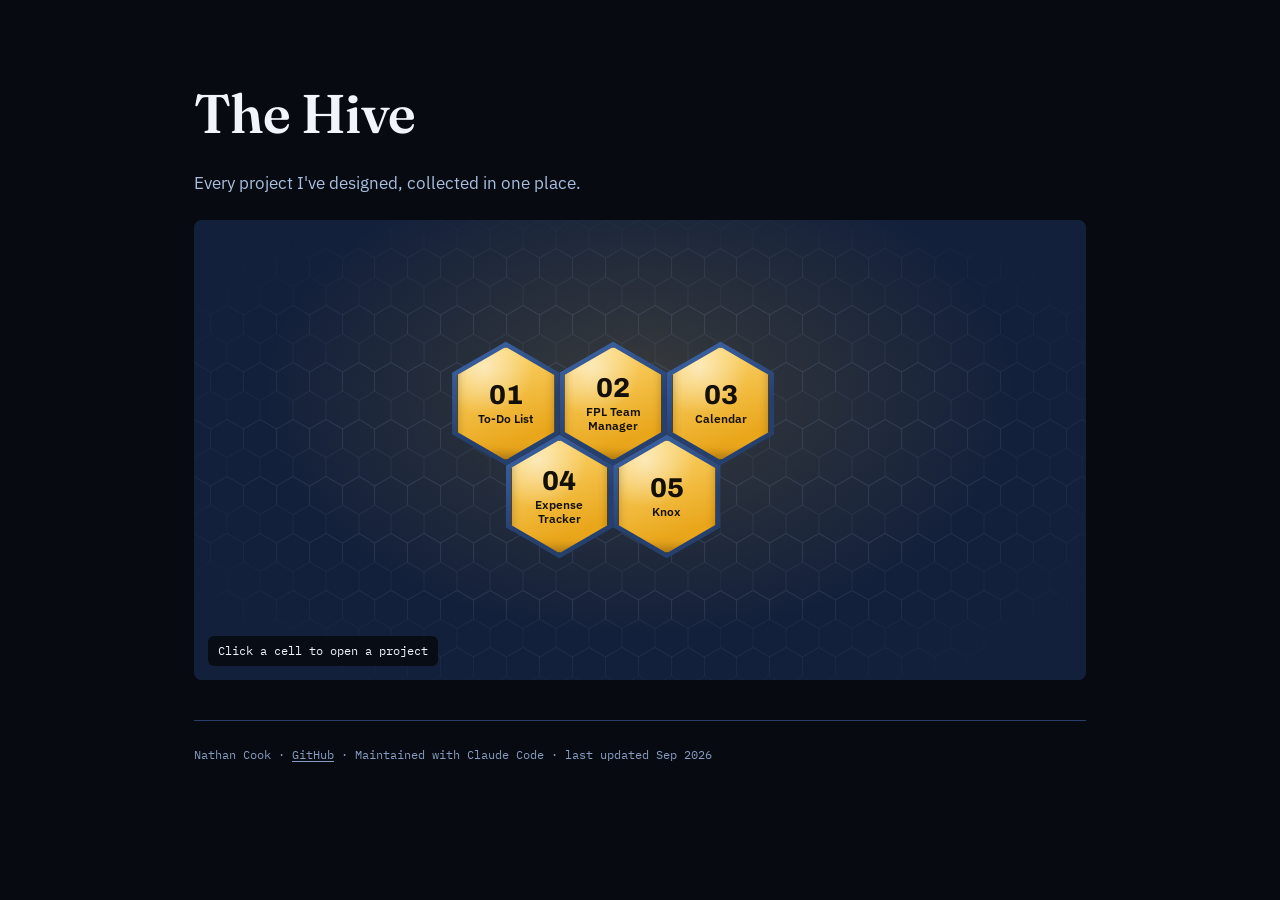
<file: index.html>
<!doctype html>
<html lang="en">
<head>
<meta charset="utf-8">
<meta name="viewport" content="width=device-width, initial-scale=1">
<title>The Hive</title>
<meta name="description" content="Every project I've designed, collected in one place.">
<link rel="icon" type="image/png" href="favicon.png">
<link rel="apple-touch-icon" href="apple-touch-icon.png">
<meta property="og:type" content="website">
<meta property="og:url" content="https://nathan047.github.io/">
<meta property="og:title" content="The Hive">
<meta property="og:description" content="Every project I've designed, collected in one place.">
<meta property="og:image" content="https://nathan047.github.io/og-image.png">
<meta name="twitter:card" content="summary_large_image">
<meta name="twitter:title" content="The Hive">
<meta name="twitter:description" content="Every project I've designed, collected in one place.">
<meta name="twitter:image" content="https://nathan047.github.io/og-image.png">
<link rel="preconnect" href="https://fonts.gstatic.com" crossorigin>
<link rel="stylesheet" href="https://fonts.googleapis.com/css2?family=Archivo:wght@400;800&family=Fraunces:opsz,wght@9..144,500;9..144,600;9..144,700&family=IBM+Plex+Sans:wght@400;500;600&family=IBM+Plex+Mono:wght@400;500&display=swap">
<link rel="stylesheet" href="hive.css">
<style>
  :root {
    /* Hive Signal palette: black ground, blue structure, yellow action --
       matched to hive.png's own blue/yellow/black illustration so the rest
       of the site reads as part of the same world as the landing artwork. */
    --paper: #070A10;
    --surface: #101B33;
    --surface-2: #17284A;
    --ink: #F1F5FB;
    --ink-soft: #A9BEDE;
    --ink-faint: #869CC0;
    --line: #26406E;
    --accent: #FFC93C;
    --accent-2: #4D8DFF;
    --on-accent: #070A10;
    --sky: #3eadf7; /* matches hive.png's sky color exactly -- do not change */
    --status-shipped: #4D8DFF;
    --status-shipped-bg: #10203F;
    --status-progress: #FFC93C;
    --status-progress-bg: #2A2208;
    --status-archived: #869CC0;
    --status-archived-bg: #16203A;
  }

  * { box-sizing: border-box; }

  @media (prefers-reduced-motion: reduce) {
    * { transition: none !important; }
  }

  html, body { margin: 0; padding: 0; }

  body {
    background: var(--paper);
    color: var(--ink);
    font-family: "IBM Plex Sans", system-ui, -apple-system, sans-serif;
    line-height: 1.55;
  }

  .page {
    max-width: 940px;
    margin: 0 auto;
    padding: 4.5rem 1.5rem 4rem;
  }

  .hero {
    margin-bottom: 1.5rem;
  }

  h1 {
    margin: 0 0 0.85rem;
    font-family: "Fraunces", Georgia, serif;
    font-optical-sizing: auto;
    font-weight: 600;
    font-size: clamp(2.6rem, 5vw, 3.4rem);
    letter-spacing: -0.01em;
    text-wrap: balance;
    color: var(--ink);
  }

  .tagline {
    margin: 0;
    max-width: 46ch;
    font-size: 1.05rem;
    color: var(--ink-soft);
    text-wrap: pretty;
  }

  footer {
    margin-top: 2.5rem;
    padding-top: 1.5rem;
    border-top: 1px solid var(--line);
    font-family: "IBM Plex Mono", monospace;
    font-size: 0.78rem;
    color: var(--ink-faint);
  }

  footer a {
    color: var(--ink-faint);
    text-decoration: underline;
    text-underline-offset: 2px;
  }

  footer a:hover,
  footer a:focus-visible {
    color: var(--accent);
  }
</style>
</head>
<body>
<div class="page">
  <header class="hero">
    <h1>The Hive</h1>
    <p class="tagline">Every project I've designed, collected in one place.</p>
  </header>

  <p class="hive-alt-hint">The illustration below is just for show — every project is listed under "All projects" further down the page.</p>

  <div class="hive-scene" id="hive-scene">
    <div class="hive-landing" id="hive-landing" aria-hidden="true">
      <img src="hive.png" alt="An illustrated beehive with bees flying around it">
    </div>
    <div class="hive-interior" id="hive-interior"></div>
    <p class="hive-hint" id="hive-hint">Click a cell to open a project</p>
    <div class="hive-readout" id="hive-readout">
      <div class="hive-readout-n" id="hive-readout-n"></div>
      <div class="hive-readout-t" id="hive-readout-t"></div>
    </div>
    <div class="hive-live-region" id="hive-live" aria-live="polite"></div>
  </div>

  <div class="hive-modal-backdrop" id="hive-modal-backdrop">
    <div class="hive-modal" role="dialog" aria-modal="true" aria-labelledby="hive-modal-title">
      <div class="hive-modal-kicker" id="hive-modal-kicker"></div>
      <h2 class="hive-modal-title" id="hive-modal-title"></h2>
      <p class="hive-modal-body" id="hive-modal-body"></p>
      <div class="hive-modal-tags" id="hive-modal-tags"></div>
      <div class="hive-modal-actions">
        <a class="hive-modal-btn hive-modal-btn-primary" id="hive-modal-link" href="#">Visit project</a>
        <button type="button" class="hive-modal-btn hive-modal-btn-ghost" id="hive-modal-close">Close</button>
      </div>
    </div>
  </div>

  <section class="all-projects" id="all-projects" aria-labelledby="all-projects-heading">
    <h2 id="all-projects-heading">All projects</h2>
    <ul class="project-list">
      <li class="project-list-item">
        <a class="project-list-link" href="/to-do-list/">
          <span class="project-list-num">01</span>
          <span class="project-list-main">
            <span class="project-list-name">To-Do List</span>
            <span class="project-list-status project-list-status--shipped">Shipped</span>
            <span class="project-list-desc">A checklist that saves itself — tasks fade away the moment you tick them off.</span>
          </span>
        </a>
      </li>
      <li class="project-list-item">
        <a class="project-list-link" href="/fpl/">
          <span class="project-list-num">02</span>
          <span class="project-list-main">
            <span class="project-list-name">FPL Team Manager</span>
            <span class="project-list-status project-list-status--shipped">Shipped</span>
            <span class="project-list-desc">A squad builder for my Fantasy Premier League team — real prices and points, with budget and quota rules enforced live.</span>
          </span>
        </a>
      </li>
      <li class="project-list-item">
        <a class="project-list-link" href="/calendar/">
          <span class="project-list-num">03</span>
          <span class="project-list-main">
            <span class="project-list-name">Calendar</span>
            <span class="project-list-status project-list-status--shipped">Shipped</span>
            <span class="project-list-desc">A month at a glance — click a day to leave yourself a note.</span>
          </span>
        </a>
      </li>
      <li class="project-list-item">
        <a class="project-list-link" href="/expense-tracker/">
          <span class="project-list-num">04</span>
          <span class="project-list-main">
            <span class="project-list-name">Expense Tracker</span>
            <span class="project-list-status project-list-status--shipped">Shipped</span>
            <span class="project-list-desc">Every pound accounted for — log a purchase in two taps and see exactly where it went.</span>
          </span>
        </a>
      </li>
      <li class="project-list-item">
        <a class="project-list-link" href="/knox/">
          <span class="project-list-num">05</span>
          <span class="project-list-main">
            <span class="project-list-name">Knox</span>
            <span class="project-list-status project-list-status--shipped">Shipped</span>
            <span class="project-list-desc">My own voice assistant for my phone — talk to it and it runs my to-do list, calendar and expenses, searches the web, and remembers everything in my Obsidian vault.</span>
          </span>
        </a>
      </li>
    </ul>
  </section>

  <footer>
    Nathan Cook · <a href="https://github.com/Nathan047">GitHub</a> · Maintained with Claude Code · last updated Sep 2026
  </footer>
</div>

<script src="hive.js" defer></script>
</body>
</html>
</file>
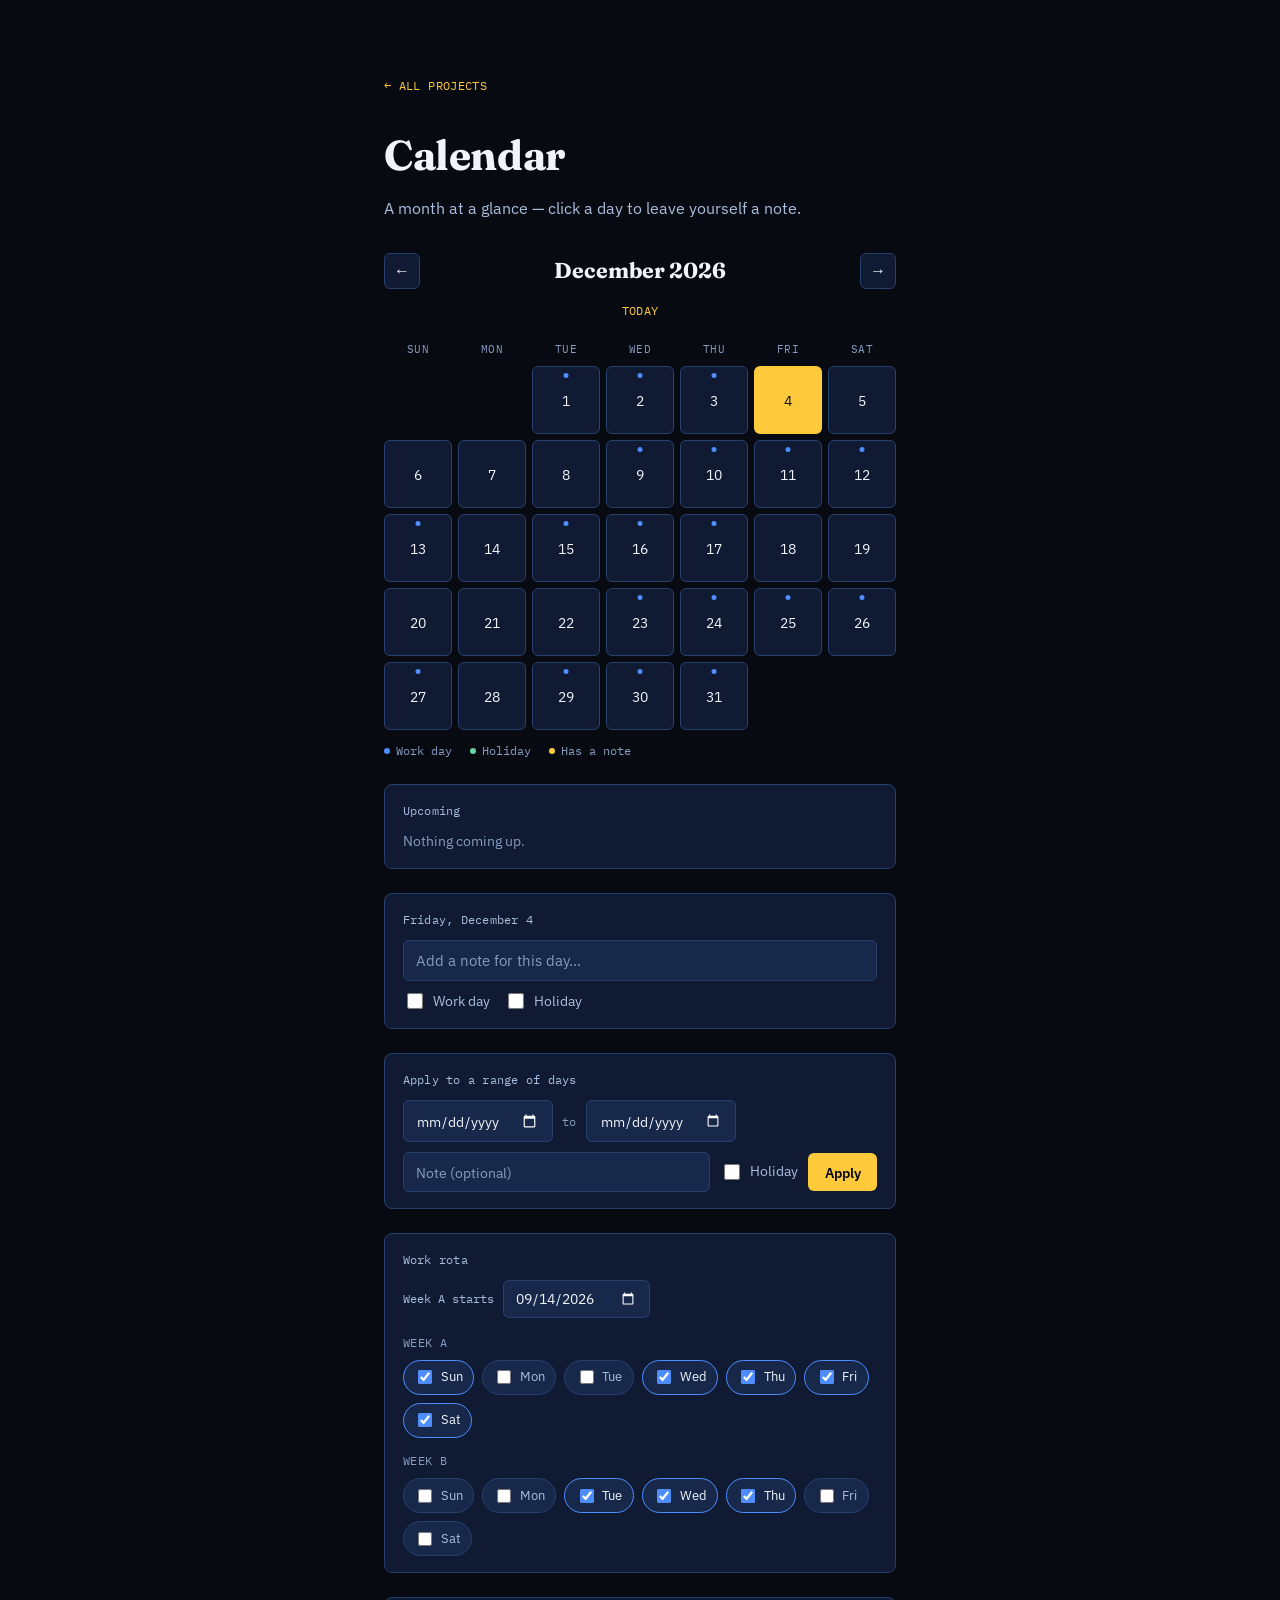
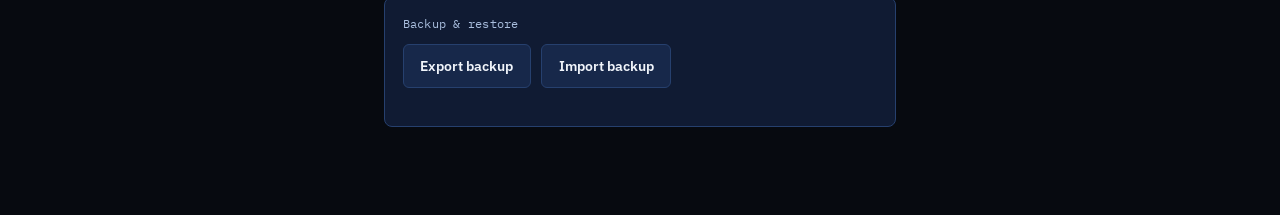
<file: calendar/index.html>
<!doctype html>
<html lang="en">
<head>
<meta charset="utf-8">
<meta name="viewport" content="width=device-width, initial-scale=1">
<title>Calendar</title>
<link rel="preconnect" href="https://fonts.gstatic.com" crossorigin>
<link rel="stylesheet" href="https://fonts.googleapis.com/css2?family=Fraunces:opsz,wght@9..144,600;9..144,700&family=IBM+Plex+Sans:wght@400;500;600&family=IBM+Plex+Mono:wght@400;500&display=swap">
<style>
  :root {
    --paper: #070A10;
    --surface: #101B33;
    --surface-2: #17284A;
    --ink: #F1F5FB;
    --ink-soft: #A9BEDE;
    --ink-faint: #869CC0;
    --line: #26406E;
    --accent: #FFC93C;
    --on-accent: #070A10;
    --bad: #F2796B;
    --work: #4D8DFF;
    --holiday: #63D3A0;
  }

  * { box-sizing: border-box; }

  @media (prefers-reduced-motion: reduce) {
    * { transition: none !important; }
  }

  html, body { margin: 0; padding: 0; }

  body {
    background: var(--paper);
    color: var(--ink);
    font-family: "IBM Plex Sans", system-ui, -apple-system, sans-serif;
    line-height: 1.55;
  }

  .page {
    max-width: 560px;
    margin: 0 auto;
    padding: 4.5rem 1.5rem 4rem;
  }

  .back-link {
    display: inline-flex;
    align-items: center;
    gap: 0.35rem;
    margin-bottom: 1.75rem;
    font-family: "IBM Plex Mono", monospace;
    font-size: 0.78rem;
    letter-spacing: 0.03em;
    text-transform: uppercase;
    color: var(--accent);
    text-decoration: none;
    transition: color 0.15s ease;
  }

  .back-link:hover { text-decoration: underline; }
  .back-link:focus-visible { outline: 2px solid var(--accent); outline-offset: 2px; }

  .hero {
    margin-bottom: 2rem;
  }

  h1 {
    margin: 0 0 0.5rem;
    font-family: "Fraunces", Georgia, serif;
    font-optical-sizing: auto;
    font-weight: 700;
    font-size: 2.6rem;
    letter-spacing: -0.01em;
    text-wrap: balance;
  }

  .tagline {
    margin: 0;
    color: var(--ink-soft);
    font-size: 1rem;
  }

  .cal-nav {
    display: flex;
    align-items: center;
    justify-content: space-between;
    gap: 0.75rem;
    margin-bottom: 0.5rem;
  }

  .cal-nav-btn {
    flex: none;
    width: 2.25rem;
    height: 2.25rem;
    padding: 0;
    background: var(--surface);
    border: 1px solid var(--line);
    border-radius: 6px;
    color: var(--ink);
    font-size: 1rem;
    line-height: 1;
    cursor: pointer;
    transition: border-color 0.15s ease;
  }

  .cal-nav-btn:hover { border-color: var(--accent); }
  .cal-nav-btn:focus-visible { outline: 2px solid var(--accent); outline-offset: 2px; }

  .cal-month-label {
    flex: 1;
    text-align: center;
    font-family: "Fraunces", Georgia, serif;
    font-weight: 700;
    font-size: 1.35rem;
  }

  .cal-today-row {
    text-align: center;
    margin-bottom: 1.25rem;
  }

  .cal-today-btn {
    background: none;
    border: none;
    padding: 0;
    color: var(--accent);
    font-family: "IBM Plex Mono", monospace;
    font-size: 0.78rem;
    letter-spacing: 0.03em;
    text-transform: uppercase;
    cursor: pointer;
  }

  .cal-today-btn:hover { text-decoration: underline; }
  .cal-today-btn:focus-visible { outline: 2px solid var(--accent); outline-offset: 2px; }

  .cal-weekdays,
  .cal-grid {
    display: grid;
    grid-template-columns: repeat(7, 1fr);
    gap: 6px;
  }

  .cal-weekdays {
    margin-bottom: 0.5rem;
    font-family: "IBM Plex Mono", monospace;
    font-size: 0.68rem;
    letter-spacing: 0.05em;
    text-transform: uppercase;
    color: var(--ink-faint);
    text-align: center;
  }

  .cal-grid {
    margin-bottom: 1.5rem;
  }

  .cal-day {
    position: relative;
    aspect-ratio: 1;
    display: flex;
    align-items: center;
    justify-content: center;
    background: var(--surface);
    border: 1px solid var(--line);
    border-radius: 6px;
    color: var(--ink);
    font-family: "IBM Plex Sans", sans-serif;
    font-size: 0.9rem;
    cursor: pointer;
    transition: border-color 0.15s ease, background-color 0.15s ease, color 0.15s ease;
  }

  .cal-day:hover { border-color: var(--accent); }
  .cal-day:focus-visible { outline: 2px solid var(--accent); outline-offset: 2px; }

  .cal-day.is-today { border-color: var(--accent); border-width: 2px; }

  .cal-day.is-selected {
    background: var(--accent);
    border-color: var(--accent);
    color: var(--on-accent);
  }

  .cal-day.is-selected .cal-day-dot,
  .cal-day.is-selected .cal-day-work-dot,
  .cal-day.is-selected .cal-day-holiday-dot { background: var(--on-accent); }

  .cal-day-empty {
    background: none;
    border: none;
    cursor: default;
  }

  /* Up to three markers per cell, each in a fixed spot so they never
     rearrange depending on which combination is present: work-rota at
     top-center, holiday at bottom-left, has-a-note at bottom-right. The
     date number stays the only flex-centered child. */
  .cal-day-work-dot,
  .cal-day-holiday-dot,
  .cal-day-dot {
    position: absolute;
    width: 5px;
    height: 5px;
    border-radius: 50%;
  }

  .cal-day-work-dot {
    top: 6px;
    left: 50%;
    transform: translateX(-50%);
    background: var(--work);
  }

  .cal-day-holiday-dot {
    bottom: 6px;
    left: 8px;
    background: var(--holiday);
  }

  .cal-day-dot {
    bottom: 6px;
    right: 8px;
    background: var(--accent);
  }

  .cal-legend {
    display: flex;
    gap: 1.1rem;
    margin: -0.75rem 0 1.5rem;
    font-family: "IBM Plex Mono", monospace;
    font-size: 0.72rem;
    color: var(--ink-faint);
  }

  .cal-legend-item {
    display: inline-flex;
    align-items: center;
    gap: 0.4rem;
  }

  .cal-legend-dot {
    width: 6px;
    height: 6px;
    border-radius: 50%;
    flex: none;
  }

  .cal-legend-dot--work { background: var(--work); }
  .cal-legend-dot--holiday { background: var(--holiday); }
  .cal-legend-dot--note { background: var(--accent); }

  .cal-note-panel {
    padding: 1rem 1.1rem;
    background: var(--surface);
    border: 1px solid var(--line);
    border-radius: 8px;
    margin-bottom: 1.5rem;
  }

  .cal-note-date {
    margin-bottom: 0.65rem;
    font-family: "IBM Plex Mono", monospace;
    font-size: 0.78rem;
    letter-spacing: 0.02em;
    color: var(--ink-soft);
  }

  .cal-note-row {
    display: flex;
    gap: 0.6rem;
    margin-bottom: 0.6rem;
  }

  #cal-note-input {
    flex: 1;
    min-width: 0;
    padding: 0.6rem 0.8rem;
    background: var(--surface-2);
    border: 1px solid var(--line);
    border-radius: 6px;
    color: var(--ink);
    font-family: "IBM Plex Sans", sans-serif;
    font-size: 0.95rem;
  }

  #cal-note-input::placeholder { color: var(--ink-faint); }
  #cal-note-input:focus-visible { outline: 2px solid var(--accent); outline-offset: 2px; }

  .cal-note-delete {
    background: none;
    border: none;
    padding: 0;
    color: var(--ink-faint);
    font-family: "IBM Plex Mono", monospace;
    font-size: 0.78rem;
    cursor: pointer;
    transition: color 0.15s ease;
  }

  .cal-note-delete:hover { color: var(--bad); }
  .cal-note-delete:focus-visible { outline: 2px solid var(--accent); outline-offset: 2px; }

  .cal-note-extra {
    display: flex;
    flex-wrap: wrap;
    align-items: center;
    justify-content: space-between;
    gap: 0.6rem;
  }

  .cal-note-toggles {
    display: flex;
    flex-wrap: wrap;
    align-items: center;
    gap: 0.9rem;
  }

  .cal-holiday-toggle {
    display: inline-flex;
    align-items: center;
    gap: 0.45rem;
    color: var(--ink-soft);
    font-family: "IBM Plex Sans", sans-serif;
    font-size: 0.85rem;
    cursor: pointer;
  }

  .cal-holiday-toggle input {
    width: 16px;
    height: 16px;
    accent-color: var(--holiday);
    cursor: pointer;
  }

  .cal-holiday-toggle input:focus-visible { outline: 2px solid var(--accent); outline-offset: 2px; }

  .cal-workday-toggle input { accent-color: var(--work); }

  /* Reuses the same muted look as "Delete note", but a swap/reset is not
     destructive the way deleting a note is, so its hover color stays the
     accent rather than the "bad" red. */
  #cal-note-workday-reset:hover { color: var(--accent); }

  .cal-range-panel {
    padding: 1rem 1.1rem;
    background: var(--surface);
    border: 1px solid var(--line);
    border-radius: 8px;
    margin-bottom: 1.5rem;
  }

  .cal-range-title {
    margin-bottom: 0.65rem;
    font-family: "IBM Plex Mono", monospace;
    font-size: 0.78rem;
    letter-spacing: 0.02em;
    color: var(--ink-soft);
  }

  .cal-range-row {
    display: flex;
    flex-wrap: wrap;
    align-items: center;
    gap: 0.6rem;
  }

  .cal-range-row input[type="date"],
  .cal-range-row input[type="text"] {
    padding: 0.6rem 0.8rem;
    background: var(--surface-2);
    border: 1px solid var(--line);
    border-radius: 6px;
    color: var(--ink);
    font-family: "IBM Plex Sans", sans-serif;
    font-size: 0.9rem;
    color-scheme: dark;
  }

  .cal-range-row input[type="text"] {
    flex: 1;
    min-width: 140px;
  }

  .cal-range-row input::placeholder { color: var(--ink-faint); }
  .cal-range-row input:focus-visible { outline: 2px solid var(--accent); outline-offset: 2px; }

  .cal-range-to {
    color: var(--ink-faint);
    font-family: "IBM Plex Mono", monospace;
    font-size: 0.78rem;
  }

  .cal-range-row button {
    flex: none;
    padding: 0.6rem 1.05rem;
    background: var(--accent);
    color: var(--on-accent);
    border: none;
    border-radius: 6px;
    font-family: "IBM Plex Sans", sans-serif;
    font-weight: 600;
    font-size: 0.9rem;
    cursor: pointer;
    transition: filter 0.15s ease;
  }

  .cal-range-row button:hover { filter: brightness(1.08); }
  .cal-range-row button:focus-visible { outline: 2px solid var(--ink); outline-offset: 2px; }

  .cal-upcoming-list {
    list-style: none;
    margin: 0;
    padding: 0;
    display: flex;
    flex-direction: column;
    gap: 0.5rem;
  }

  .cal-upcoming-empty {
    margin: 0;
    color: var(--ink-faint);
    font-size: 0.85rem;
  }

  .cal-upcoming-btn {
    display: flex;
    align-items: center;
    flex-wrap: wrap;
    gap: 0.6rem;
    width: 100%;
    padding: 0.55rem 0.7rem;
    background: var(--surface-2);
    border: 1px solid var(--line);
    border-radius: 6px;
    color: var(--ink);
    font-family: "IBM Plex Sans", sans-serif;
    font-size: 0.88rem;
    text-align: left;
    cursor: pointer;
    transition: border-color 0.15s ease;
  }

  .cal-upcoming-btn:hover { border-color: var(--accent); }
  .cal-upcoming-btn:focus-visible { outline: 2px solid var(--accent); outline-offset: 2px; }

  .cal-upcoming-date {
    flex: none;
    font-family: "IBM Plex Mono", monospace;
    font-size: 0.75rem;
    letter-spacing: 0.03em;
    color: var(--ink-soft);
    min-width: 3.6rem;
  }

  .cal-upcoming-note {
    flex: 1;
    min-width: 0;
    overflow: hidden;
    text-overflow: ellipsis;
    white-space: nowrap;
  }

  .cal-upcoming-tag {
    flex: none;
    padding: 0.15rem 0.5rem;
    border-radius: 999px;
    background: rgba(99, 211, 160, 0.15);
    color: var(--holiday);
    font-family: "IBM Plex Mono", monospace;
    font-size: 0.68rem;
    letter-spacing: 0.03em;
    text-transform: uppercase;
  }

  .cal-rota-row {
    display: flex;
    align-items: center;
    flex-wrap: wrap;
    gap: 0.6rem;
    margin-bottom: 1rem;
  }

  .cal-rota-row label {
    font-family: "IBM Plex Mono", monospace;
    font-size: 0.78rem;
    color: var(--ink-soft);
  }

  .cal-rota-row input[type="date"] {
    padding: 0.5rem 0.7rem;
    background: var(--surface-2);
    border: 1px solid var(--line);
    border-radius: 6px;
    color: var(--ink);
    font-family: "IBM Plex Sans", sans-serif;
    font-size: 0.88rem;
    color-scheme: dark;
  }

  .cal-rota-row input:focus-visible { outline: 2px solid var(--accent); outline-offset: 2px; }

  .cal-rota-week { margin-bottom: 0.9rem; }
  .cal-rota-week:last-child { margin-bottom: 0; }

  .cal-rota-week-label {
    margin-bottom: 0.5rem;
    font-family: "IBM Plex Mono", monospace;
    font-size: 0.72rem;
    letter-spacing: 0.05em;
    text-transform: uppercase;
    color: var(--ink-faint);
  }

  .cal-rota-days {
    display: flex;
    flex-wrap: wrap;
    gap: 0.5rem;
  }

  .cal-rota-day {
    display: inline-flex;
    align-items: center;
    gap: 0.35rem;
    padding: 0.4rem 0.65rem;
    background: var(--surface-2);
    border: 1px solid var(--line);
    border-radius: 999px;
    color: var(--ink-soft);
    font-family: "IBM Plex Sans", sans-serif;
    font-size: 0.82rem;
    cursor: pointer;
    transition: border-color 0.15s ease, color 0.15s ease;
  }

  .cal-rota-day:has(input:checked) {
    border-color: var(--work);
    color: var(--ink);
  }

  .cal-rota-day input {
    width: 14px;
    height: 14px;
    accent-color: var(--work);
    cursor: pointer;
  }

  .cal-rota-day input:focus-visible { outline: 2px solid var(--accent); outline-offset: 2px; }

  .cal-data-row {
    display: flex;
    flex-wrap: wrap;
    gap: 0.6rem;
  }

  .cal-data-btn {
    display: inline-flex;
    align-items: center;
    padding: 0.6rem 1.05rem;
    background: var(--surface-2);
    border: 1px solid var(--line);
    border-radius: 6px;
    color: var(--ink);
    font-family: "IBM Plex Sans", sans-serif;
    font-weight: 600;
    font-size: 0.9rem;
    cursor: pointer;
    transition: border-color 0.15s ease;
  }

  .cal-data-btn:hover { border-color: var(--accent); }
  .cal-data-btn:focus-within { outline: 2px solid var(--accent); outline-offset: 2px; }

  .cal-data-status {
    margin-top: 0.6rem;
    min-height: 1.1em;
    font-family: "IBM Plex Mono", monospace;
    font-size: 0.75rem;
    color: var(--ink-faint);
  }

  #footer {
    font-family: "IBM Plex Mono", monospace;
    font-size: 0.8rem;
    color: var(--ink-faint);
  }
</style>
</head>
<body>
<div class="page">
  <a class="back-link" href="/#all-projects">← All projects</a>
  <header class="hero">
    <h1>Calendar</h1>
    <p class="tagline">A month at a glance — click a day to leave yourself a note.</p>
  </header>

  <div class="cal-nav">
    <button type="button" class="cal-nav-btn" id="cal-prev" aria-label="Previous month">←</button>
    <div class="cal-month-label" id="cal-month-label"></div>
    <button type="button" class="cal-nav-btn" id="cal-next" aria-label="Next month">→</button>
  </div>
  <div class="cal-today-row">
    <button type="button" class="cal-today-btn" id="cal-today">Today</button>
  </div>

  <div class="cal-weekdays">
    <span>Sun</span><span>Mon</span><span>Tue</span><span>Wed</span><span>Thu</span><span>Fri</span><span>Sat</span>
  </div>
  <div class="cal-grid" id="cal-grid-days"></div>
  <div class="cal-legend">
    <span class="cal-legend-item"><span class="cal-legend-dot cal-legend-dot--work" aria-hidden="true"></span>Work day</span>
    <span class="cal-legend-item"><span class="cal-legend-dot cal-legend-dot--holiday" aria-hidden="true"></span>Holiday</span>
    <span class="cal-legend-item"><span class="cal-legend-dot cal-legend-dot--note" aria-hidden="true"></span>Has a note</span>
  </div>

  <div class="cal-range-panel">
    <div class="cal-range-title">Upcoming</div>
    <ul class="cal-upcoming-list" id="cal-upcoming-list"></ul>
  </div>

  <div class="cal-note-panel">
    <div class="cal-note-date" id="cal-note-date"></div>
    <div class="cal-note-row">
      <input type="text" id="cal-note-input" placeholder="Add a note for this day…" autocomplete="off">
    </div>
    <div class="cal-note-extra">
      <div class="cal-note-toggles">
        <label class="cal-holiday-toggle cal-workday-toggle">
          <input type="checkbox" id="cal-note-workday">
          Work day
        </label>
        <label class="cal-holiday-toggle">
          <input type="checkbox" id="cal-note-holiday">
          Holiday
        </label>
        <button type="button" class="cal-note-delete" id="cal-note-workday-reset" hidden>Reset to rota</button>
      </div>
      <button type="button" class="cal-note-delete" id="cal-note-delete" hidden>Delete note</button>
    </div>
  </div>

  <div class="cal-range-panel">
    <div class="cal-range-title">Apply to a range of days</div>
    <form class="cal-range-row" id="cal-range-form" autocomplete="off">
      <input type="date" id="cal-range-start" aria-label="Start date" required>
      <span class="cal-range-to">to</span>
      <input type="date" id="cal-range-end" aria-label="End date" required>
      <input type="text" id="cal-range-note" placeholder="Note (optional)" aria-label="Note text">
      <label class="cal-holiday-toggle">
        <input type="checkbox" id="cal-range-holiday">
        Holiday
      </label>
      <button type="submit">Apply</button>
    </form>
  </div>

  <div class="cal-range-panel">
    <div class="cal-range-title">Work rota</div>
    <div class="cal-rota-row">
      <label for="cal-rota-anchor">Week A starts</label>
      <input type="date" id="cal-rota-anchor">
    </div>
    <div class="cal-rota-week">
      <div class="cal-rota-week-label">Week A</div>
      <div class="cal-rota-days" id="cal-rota-week-a"></div>
    </div>
    <div class="cal-rota-week">
      <div class="cal-rota-week-label">Week B</div>
      <div class="cal-rota-days" id="cal-rota-week-b"></div>
    </div>
  </div>

  <div class="cal-range-panel">
    <div class="cal-range-title">Backup &amp; restore</div>
    <div class="cal-data-row">
      <button type="button" class="cal-data-btn" id="cal-export-btn">Export backup</button>
      <label class="cal-data-btn" for="cal-import-input">
        Import backup
        <input type="file" id="cal-import-input" accept="application/json,.json" hidden>
      </label>
    </div>
    <div class="cal-data-status" id="cal-data-status" aria-live="polite"></div>
  </div>

  <footer id="footer"></footer>
</div>

<script>
  var STORAGE_KEY = 'hive-calendar-notes';
  var HOLIDAY_STORAGE_KEY = 'hive-calendar-holidays';
  var WORK_OVERRIDE_STORAGE_KEY = 'hive-calendar-work-overrides';
  var ROTA_STORAGE_KEY = 'hive-calendar-rota';
  var MONTH_NAMES = ['January', 'February', 'March', 'April', 'May', 'June',
    'July', 'August', 'September', 'October', 'November', 'December'];
  var WEEKDAY_LONG = ['Sunday', 'Monday', 'Tuesday', 'Wednesday', 'Thursday', 'Friday', 'Saturday'];
  var WEEKDAY_SHORT = ['Sun', 'Mon', 'Tue', 'Wed', 'Thu', 'Fri', 'Sat'];

  function loadNotes() {
    try {
      var raw = localStorage.getItem(STORAGE_KEY);
      return raw ? JSON.parse(raw) : {};
    } catch (e) {
      return {};
    }
  }

  function saveNotes() {
    try {
      localStorage.setItem(STORAGE_KEY, JSON.stringify(notes));
    } catch (e) {}
  }

  // Holidays are their own true/false map, separate from freeform notes --
  // a day can be a holiday, have a note, or both, independently.
  function loadHolidays() {
    try {
      var raw = localStorage.getItem(HOLIDAY_STORAGE_KEY);
      return raw ? JSON.parse(raw) : {};
    } catch (e) {
      return {};
    }
  }

  function saveHolidays() {
    try {
      localStorage.setItem(HOLIDAY_STORAGE_KEY, JSON.stringify(holidays));
    } catch (e) {}
  }

  // Rota exceptions: a per-day true/false override for isWorkDay(), so a
  // swapped shift or a one-off day off doesn't require lying via a note.
  // Absent from this map, a day just uses the computed rota (below).
  function loadWorkOverrides() {
    try {
      var raw = localStorage.getItem(WORK_OVERRIDE_STORAGE_KEY);
      return raw ? JSON.parse(raw) : {};
    } catch (e) {
      return {};
    }
  }

  function saveWorkOverrides() {
    try {
      localStorage.setItem(WORK_OVERRIDE_STORAGE_KEY, JSON.stringify(workOverrides));
    } catch (e) {}
  }

  // The work rota itself: a 2-week rotating pattern, editable in the
  // "Work rota" panel rather than hardcoded, so a real schedule change
  // doesn't require editing source. anchorMonday is the Monday that starts
  // "Week A"; weekA/weekB are arrays of weekday numbers (0=Sun..6=Sat).
  var DEFAULT_ROTA = {
    anchorMonday: '2026-09-14', // Monday, Sep 14 2026
    weekA: [3, 4, 5, 6, 0], // Wed, Thu, Fri, Sat, Sun
    weekB: [2, 3, 4]        // Tue, Wed, Thu
  };

  function loadRota() {
    try {
      var raw = localStorage.getItem(ROTA_STORAGE_KEY);
      var parsed = raw ? JSON.parse(raw) : null;
      if (parsed && typeof parsed.anchorMonday === 'string' && Array.isArray(parsed.weekA) && Array.isArray(parsed.weekB)) {
        return parsed;
      }
      return DEFAULT_ROTA;
    } catch (e) {
      return DEFAULT_ROTA;
    }
  }

  function saveRota() {
    try {
      localStorage.setItem(ROTA_STORAGE_KEY, JSON.stringify(rota));
    } catch (e) {}
  }

  var notes = loadNotes();
  var holidays = loadHolidays();
  var workOverrides = loadWorkOverrides();
  var rota = loadRota();
  var today = new Date();

  function utcDayCount(d) {
    return Math.floor(Date.UTC(d.getFullYear(), d.getMonth(), d.getDate()) / 86400000);
  }

  function mondayOf(d) {
    var day = d.getDay(); // 0 = Sun .. 6 = Sat
    var diff = day === 0 ? -6 : 1 - day;
    return new Date(d.getFullYear(), d.getMonth(), d.getDate() + diff);
  }

  function isWorkDay(d) {
    var anchor = mondayOf(parseKey(rota.anchorMonday));
    var weeksSince = Math.floor((utcDayCount(mondayOf(d)) - utcDayCount(anchor)) / 7);
    var weekIndex = ((weeksSince % 2) + 2) % 2; // normalize to 0/1 for negative weeksSince too
    var pattern = weekIndex === 0 ? rota.weekA : rota.weekB;
    return pattern.indexOf(d.getDay()) !== -1;
  }

  // The rota's computed value, unless this specific day has an explicit
  // override on file (a swapped shift, a one-off day off or extra shift).
  function effectiveIsWorkDay(d) {
    var key = dateKey(d);
    return workOverrides.hasOwnProperty(key) ? workOverrides[key] : isWorkDay(d);
  }

  function pad(n) { return n < 10 ? '0' + n : '' + n; }
  function dateKey(d) { return d.getFullYear() + '-' + pad(d.getMonth() + 1) + '-' + pad(d.getDate()); }
  function parseKey(key) {
    var parts = key.split('-');
    return new Date(Number(parts[0]), Number(parts[1]) - 1, Number(parts[2]));
  }
  function formatLong(d) {
    return WEEKDAY_LONG[d.getDay()] + ', ' + MONTH_NAMES[d.getMonth()] + ' ' + d.getDate();
  }

  function escapeHtml(s) {
    return String(s).replace(/&/g, '&amp;').replace(/</g, '&lt;').replace(/>/g, '&gt;').replace(/"/g, '&quot;');
  }

  var viewYear = today.getFullYear();
  var viewMonth = today.getMonth();
  var selectedKey = dateKey(today);

  function buildDayCellHTML(key, day, isToday, isSelected) {
    var hasNote = !!(notes[key] && notes[key].trim());
    var isHoliday = !!holidays[key];
    var isWork = effectiveIsWorkDay(parseKey(key));
    var label = MONTH_NAMES[parseKey(key).getMonth()] + ' ' + day +
      (isWork ? ', work day' : '') + (isHoliday ? ', holiday' : '') + (hasNote ? ', has a note' : '');
    return '<button type="button" class="cal-day' + (isToday ? ' is-today' : '') + (isSelected ? ' is-selected' : '') +
      '" data-key="' + key + '" aria-label="' + label + '" aria-pressed="' + isSelected + '">' +
        (isWork ? '<span class="cal-day-work-dot" aria-hidden="true"></span>' : '') +
        '<span class="cal-day-num">' + day + '</span>' +
        (isHoliday ? '<span class="cal-day-holiday-dot" aria-hidden="true"></span>' : '') +
        (hasNote ? '<span class="cal-day-dot" aria-hidden="true"></span>' : '') +
      '</button>';
  }

  function renderGrid() {
    var first = new Date(viewYear, viewMonth, 1);
    var startOffset = first.getDay();
    var daysInMonth = new Date(viewYear, viewMonth + 1, 0).getDate();
    var todayKey = dateKey(today);
    var cells = [];

    for (var i = 0; i < startOffset; i++) {
      cells.push('<div class="cal-day cal-day-empty" aria-hidden="true"></div>');
    }
    for (var day = 1; day <= daysInMonth; day++) {
      var key = viewYear + '-' + pad(viewMonth + 1) + '-' + pad(day);
      cells.push(buildDayCellHTML(key, day, key === todayKey, key === selectedKey));
    }

    document.getElementById('cal-grid-days').innerHTML = cells.join('');
    document.getElementById('cal-month-label').textContent = MONTH_NAMES[viewMonth] + ' ' + viewYear;
  }

  // Patches a single day cell in place (e.g. after autosaving a note),
  // instead of rebuilding the whole grid and stealing focus/cursor
  // position from the note input the user is still typing in.
  function refreshDayCell(key) {
    var btn = document.querySelector('.cal-day[data-key="' + key + '"]');
    if (!btn) return;
    btn.outerHTML = buildDayCellHTML(key, parseKey(key).getDate(), key === dateKey(today), key === selectedKey);
  }

  function renderNotePanel() {
    var d = parseKey(selectedKey);
    document.getElementById('cal-note-date').textContent =
      formatLong(d) + (effectiveIsWorkDay(d) ? ' · Work day' : '');
    document.getElementById('cal-note-input').value = notes[selectedKey] || '';
    document.getElementById('cal-note-delete').hidden = !notes[selectedKey];
    document.getElementById('cal-note-holiday').checked = !!holidays[selectedKey];
    document.getElementById('cal-note-workday').checked = effectiveIsWorkDay(d);
    document.getElementById('cal-note-workday-reset').hidden = !workOverrides.hasOwnProperty(selectedKey);
  }

  function renderFooter() {
    var count = Object.keys(notes).filter(function (k) { return notes[k] && notes[k].trim(); }).length;
    document.getElementById('footer').textContent = count
      ? (count === 1 ? '1 note saved' : count + ' notes saved')
      : '';
  }

  // Lists the next few upcoming notes/holidays (today onward) so they can
  // be scanned at a glance instead of paging month to month to find them.
  function renderUpcoming() {
    var todayKey = dateKey(today);
    var keys = {};
    Object.keys(notes).forEach(function (k) { if (notes[k] && notes[k].trim()) keys[k] = true; });
    Object.keys(holidays).forEach(function (k) { if (holidays[k]) keys[k] = true; });

    var upcoming = Object.keys(keys).filter(function (k) { return k >= todayKey; }).sort().slice(0, 8);
    var listEl = document.getElementById('cal-upcoming-list');

    if (!upcoming.length) {
      listEl.innerHTML = '<li class="cal-upcoming-empty">Nothing coming up.</li>';
      return;
    }

    listEl.innerHTML = upcoming.map(function (key) {
      var d = parseKey(key);
      var bits = '';
      if (notes[key] && notes[key].trim()) bits += '<span class="cal-upcoming-note">' + escapeHtml(notes[key]) + '</span>';
      if (holidays[key]) bits += '<span class="cal-upcoming-tag">Holiday</span>';
      return '<li><button type="button" class="cal-upcoming-btn" data-key="' + key + '">' +
        '<span class="cal-upcoming-date">' + MONTH_NAMES[d.getMonth()].slice(0, 3) + ' ' + d.getDate() + '</span>' +
        bits +
        '</button></li>';
    }).join('');
  }

  function render() {
    renderGrid();
    renderNotePanel();
    renderFooter();
    renderUpcoming();
  }

  function goToMonth(year, month) {
    viewYear = year;
    viewMonth = month;
    if (viewMonth < 0) { viewMonth = 11; viewYear--; }
    if (viewMonth > 11) { viewMonth = 0; viewYear++; }
    render();
  }

  document.getElementById('cal-prev').addEventListener('click', function () {
    goToMonth(viewYear, viewMonth - 1);
  });
  document.getElementById('cal-next').addEventListener('click', function () {
    goToMonth(viewYear, viewMonth + 1);
  });
  document.getElementById('cal-today').addEventListener('click', function () {
    selectedKey = dateKey(today);
    goToMonth(today.getFullYear(), today.getMonth());
  });

  document.getElementById('cal-grid-days').addEventListener('click', function (e) {
    var btn = e.target.closest('.cal-day[data-key]');
    if (!btn) return;
    selectedKey = btn.dataset.key;
    render();
  });

  document.getElementById('cal-upcoming-list').addEventListener('click', function (e) {
    var btn = e.target.closest('.cal-upcoming-btn');
    if (!btn) return;
    var d = parseKey(btn.dataset.key);
    selectedKey = btn.dataset.key;
    goToMonth(d.getFullYear(), d.getMonth());
  });

  var noteSaveTimer = null;

  function commitNoteInput() {
    var text = document.getElementById('cal-note-input').value.trim();
    if (text) {
      notes[selectedKey] = text;
    } else {
      delete notes[selectedKey];
    }
    saveNotes();
    document.getElementById('cal-note-delete').hidden = !notes[selectedKey];
    refreshDayCell(selectedKey);
    renderFooter();
    renderUpcoming();
  }

  document.getElementById('cal-note-input').addEventListener('input', function () {
    clearTimeout(noteSaveTimer);
    noteSaveTimer = setTimeout(commitNoteInput, 400);
  });

  document.getElementById('cal-note-input').addEventListener('blur', function () {
    clearTimeout(noteSaveTimer);
    commitNoteInput();
  });

  // Flush a pending debounced save if the tab is closed/backgrounded
  // mid-keystroke, so the last few characters typed are never lost.
  window.addEventListener('pagehide', function () {
    clearTimeout(noteSaveTimer);
    commitNoteInput();
  });

  document.getElementById('cal-note-delete').addEventListener('click', function () {
    clearTimeout(noteSaveTimer);
    delete notes[selectedKey];
    saveNotes();
    render();
  });

  document.getElementById('cal-note-holiday').addEventListener('change', function (e) {
    if (e.target.checked) {
      holidays[selectedKey] = true;
    } else {
      delete holidays[selectedKey];
    }
    saveHolidays();
    render();
  });

  document.getElementById('cal-note-workday').addEventListener('change', function (e) {
    workOverrides[selectedKey] = e.target.checked;
    saveWorkOverrides();
    render();
  });

  document.getElementById('cal-note-workday-reset').addEventListener('click', function () {
    delete workOverrides[selectedKey];
    saveWorkOverrides();
    render();
  });

  document.getElementById('cal-range-form').addEventListener('submit', function (e) {
    e.preventDefault();
    var startInput = document.getElementById('cal-range-start');
    var endInput = document.getElementById('cal-range-end');
    var text = document.getElementById('cal-range-note').value.trim();
    var holidayCheck = document.getElementById('cal-range-holiday');
    var markHoliday = holidayCheck.checked;
    if (!startInput.value || !endInput.value || (!text && !markHoliday)) return;

    // <input type="date">'s value is always "YYYY-MM-DD", the same shape
    // as our own dateKey()s, so it can be parsed with parseKey() directly.
    var start = parseKey(startInput.value);
    var end = parseKey(endInput.value);
    if (start > end) { var tmp = start; start = end; end = tmp; }

    var cursor = new Date(start);
    while (cursor <= end) {
      var key = dateKey(cursor);
      if (text) notes[key] = text;
      if (markHoliday) holidays[key] = true;
      cursor.setDate(cursor.getDate() + 1);
    }
    saveNotes();
    saveHolidays();

    selectedKey = dateKey(start);
    goToMonth(start.getFullYear(), start.getMonth());
    e.target.reset();
  });

  function renderRotaCheckboxes(containerId, pattern) {
    var html = '';
    for (var i = 0; i < 7; i++) {
      html += '<label class="cal-rota-day"><input type="checkbox" data-day="' + i + '"' +
        (pattern.indexOf(i) !== -1 ? ' checked' : '') + '>' + WEEKDAY_SHORT[i] + '</label>';
    }
    document.getElementById(containerId).innerHTML = html;
  }

  function renderRota() {
    document.getElementById('cal-rota-anchor').value = rota.anchorMonday;
    renderRotaCheckboxes('cal-rota-week-a', rota.weekA);
    renderRotaCheckboxes('cal-rota-week-b', rota.weekB);
  }

  function updateRotaWeek(weekKey, day, checked) {
    var set = rota[weekKey].slice();
    var idx = set.indexOf(day);
    if (checked && idx === -1) set.push(day);
    if (!checked && idx !== -1) set.splice(idx, 1);
    rota[weekKey] = set;
    saveRota();
    render();
  }

  document.getElementById('cal-rota-week-a').addEventListener('change', function (e) {
    var cb = e.target.closest('input[type="checkbox"]');
    if (!cb) return;
    updateRotaWeek('weekA', Number(cb.dataset.day), cb.checked);
  });

  document.getElementById('cal-rota-week-b').addEventListener('change', function (e) {
    var cb = e.target.closest('input[type="checkbox"]');
    if (!cb) return;
    updateRotaWeek('weekB', Number(cb.dataset.day), cb.checked);
  });

  document.getElementById('cal-rota-anchor').addEventListener('change', function (e) {
    if (!e.target.value) return;
    rota.anchorMonday = dateKey(mondayOf(parseKey(e.target.value)));
    e.target.value = rota.anchorMonday; // snap the shown date to that week's Monday
    saveRota();
    render();
  });

  renderRota();

  function asObject(v) {
    return (v && typeof v === 'object' && !Array.isArray(v)) ? v : {};
  }

  document.getElementById('cal-export-btn').addEventListener('click', function () {
    var payload = { notes: notes, holidays: holidays, workOverrides: workOverrides, rota: rota };
    var blob = new Blob([JSON.stringify(payload, null, 2)], { type: 'application/json' });
    var url = URL.createObjectURL(blob);
    var a = document.createElement('a');
    a.href = url;
    a.download = 'hive-calendar-backup-' + dateKey(today) + '.json';
    document.body.appendChild(a);
    a.click();
    a.remove();
    URL.revokeObjectURL(url);
    document.getElementById('cal-data-status').textContent = 'Backup downloaded.';
  });

  document.getElementById('cal-import-input').addEventListener('change', function (e) {
    var file = e.target.files[0];
    var statusEl = document.getElementById('cal-data-status');
    if (!file) return;

    var reader = new FileReader();
    reader.onload = function () {
      try {
        var data = JSON.parse(reader.result);
        var importedNotes = asObject(data.notes);
        var importedHolidays = asObject(data.holidays);
        var importedOverrides = asObject(data.workOverrides);
        var importedRota = (data.rota && typeof data.rota === 'object' &&
          typeof data.rota.anchorMonday === 'string' &&
          Array.isArray(data.rota.weekA) && Array.isArray(data.rota.weekB)) ? data.rota : null;
        var rotaChanged = importedRota && JSON.stringify(importedRota) !== JSON.stringify(rota);
        var noteCount = Object.keys(importedNotes).length;
        var holidayCount = Object.keys(importedHolidays).length;
        var overrideCount = Object.keys(importedOverrides).length;

        if (!noteCount && !holidayCount && !overrideCount && !importedRota) {
          statusEl.textContent = "That file didn't contain any calendar data.";
          return;
        }

        // Merge rather than replace, so importing a backup never wipes out
        // data already saved on this device -- only adds to or overwrites
        // matching days. But an overwrite is still a real loss for any day
        // that already had something saved, so confirm it first instead of
        // merging silently.
        var overwriteNotes = Object.keys(importedNotes).filter(function (k) { return notes.hasOwnProperty(k); });
        var overwriteHolidays = Object.keys(importedHolidays).filter(function (k) { return holidays.hasOwnProperty(k); });
        var overwriteOverrides = Object.keys(importedOverrides).filter(function (k) { return workOverrides.hasOwnProperty(k); });
        var overwriteParts = [];
        if (overwriteNotes.length) overwriteParts.push(overwriteNotes.length + ' note' + (overwriteNotes.length === 1 ? '' : 's'));
        if (overwriteHolidays.length) overwriteParts.push(overwriteHolidays.length + ' holiday' + (overwriteHolidays.length === 1 ? '' : 's'));
        if (overwriteOverrides.length) overwriteParts.push(overwriteOverrides.length + ' work override' + (overwriteOverrides.length === 1 ? '' : 's'));
        if (rotaChanged) overwriteParts.push('your work rota settings');

        if (overwriteParts.length) {
          var proceed = window.confirm(
            'This backup will overwrite ' + overwriteParts.join(', ') + ' already saved on this device. Continue?'
          );
          if (!proceed) {
            statusEl.textContent = 'Import cancelled — nothing was changed.';
            e.target.value = '';
            return;
          }
        }

        Object.assign(notes, importedNotes);
        Object.assign(holidays, importedHolidays);
        Object.assign(workOverrides, importedOverrides);
        saveNotes();
        saveHolidays();
        saveWorkOverrides();
        if (importedRota) {
          rota = importedRota;
          saveRota();
          renderRota();
        }
        render();
        var summary = 'Imported ' + noteCount + ' note' + (noteCount === 1 ? '' : 's') +
          ', ' + holidayCount + ' holiday' + (holidayCount === 1 ? '' : 's') +
          ', ' + overrideCount + ' work override' + (overrideCount === 1 ? '' : 's') + '.';
        if (importedRota) summary += ' Rota settings updated.';
        statusEl.textContent = summary;
      } catch (err) {
        statusEl.textContent = "Couldn't read that file — is it a Hive Calendar backup?";
      }
      e.target.value = '';
    };
    reader.readAsText(file);
  });

  render();
</script>
</body>
</html>
</file>
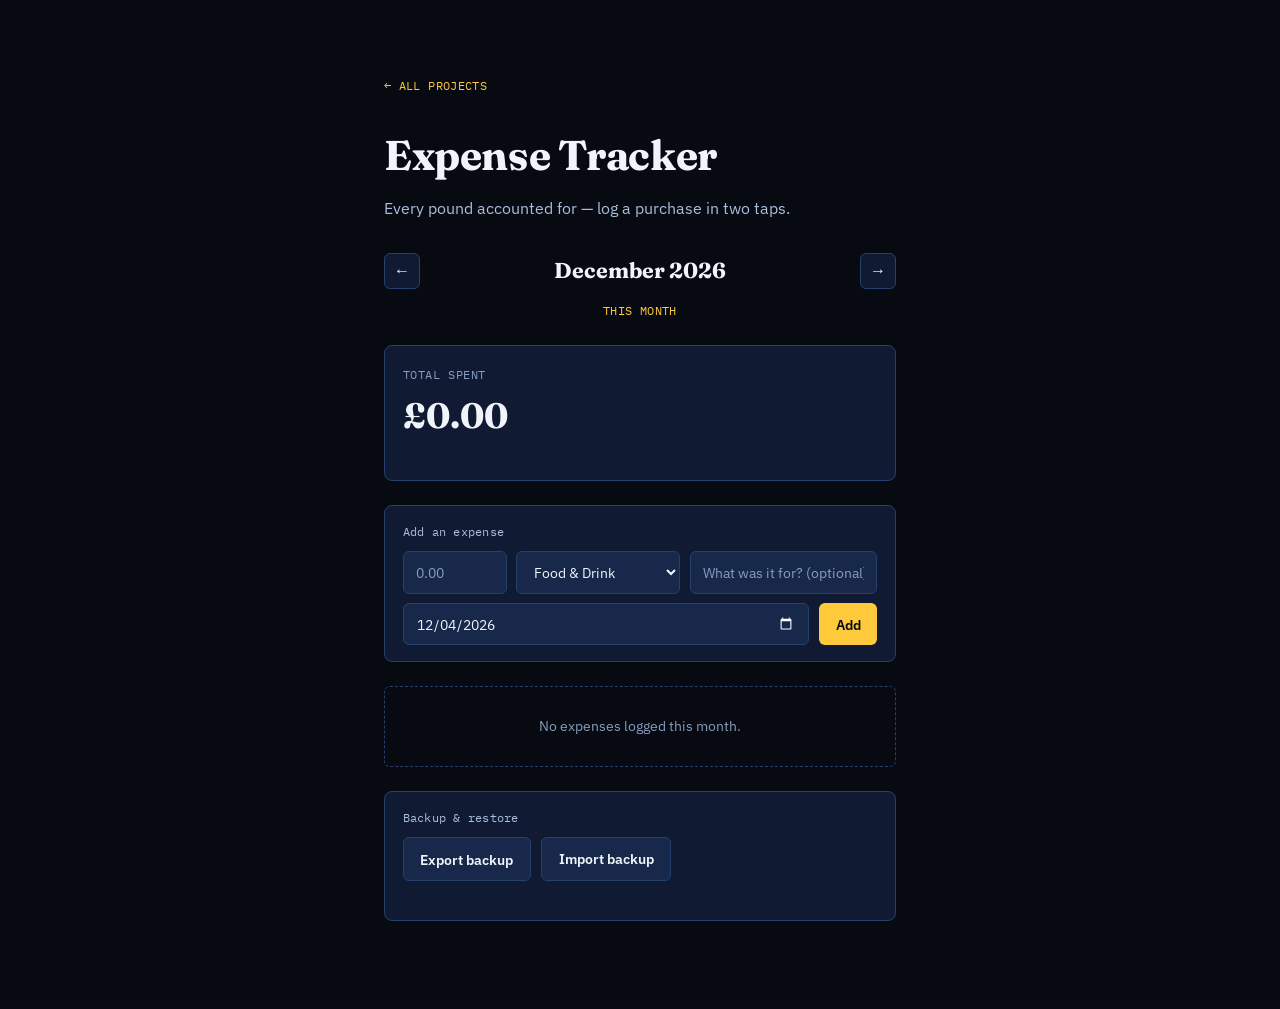
<file: expense-tracker/index.html>
<!doctype html>
<html lang="en">
<head>
<meta charset="utf-8">
<meta name="viewport" content="width=device-width, initial-scale=1">
<title>Expense Tracker</title>
<link rel="preconnect" href="https://fonts.gstatic.com" crossorigin>
<link rel="stylesheet" href="https://fonts.googleapis.com/css2?family=Fraunces:opsz,wght@9..144,600;9..144,700&family=IBM+Plex+Sans:wght@400;500;600&family=IBM+Plex+Mono:wght@400;500&display=swap">
<style>
  :root {
    --paper: #070A10;
    --surface: #101B33;
    --surface-2: #17284A;
    --ink: #F1F5FB;
    --ink-soft: #A9BEDE;
    --ink-faint: #869CC0;
    --line: #26406E;
    --accent: #FFC93C;
    --on-accent: #070A10;
    --bad: #F2796B;
  }

  * { box-sizing: border-box; }

  @media (prefers-reduced-motion: reduce) {
    * { transition: none !important; }
  }

  html, body { margin: 0; padding: 0; }

  body {
    background: var(--paper);
    color: var(--ink);
    font-family: "IBM Plex Sans", system-ui, -apple-system, sans-serif;
    line-height: 1.55;
  }

  .page {
    max-width: 560px;
    margin: 0 auto;
    padding: 4.5rem 1.5rem 4rem;
  }

  .back-link {
    display: inline-flex;
    align-items: center;
    gap: 0.35rem;
    margin-bottom: 1.75rem;
    font-family: "IBM Plex Mono", monospace;
    font-size: 0.78rem;
    letter-spacing: 0.03em;
    text-transform: uppercase;
    color: var(--accent);
    text-decoration: none;
    transition: color 0.15s ease;
  }

  .back-link:hover { text-decoration: underline; }
  .back-link:focus-visible { outline: 2px solid var(--accent); outline-offset: 2px; }

  .hero {
    margin-bottom: 2rem;
  }

  h1 {
    margin: 0 0 0.5rem;
    font-family: "Fraunces", Georgia, serif;
    font-optical-sizing: auto;
    font-weight: 700;
    font-size: 2.6rem;
    letter-spacing: -0.01em;
    text-wrap: balance;
  }

  .tagline {
    margin: 0;
    color: var(--ink-soft);
    font-size: 1rem;
  }

  .exp-nav {
    display: flex;
    align-items: center;
    justify-content: space-between;
    gap: 0.75rem;
    margin-bottom: 0.5rem;
  }

  .exp-nav-btn {
    flex: none;
    width: 2.25rem;
    height: 2.25rem;
    padding: 0;
    background: var(--surface);
    border: 1px solid var(--line);
    border-radius: 6px;
    color: var(--ink);
    font-size: 1rem;
    line-height: 1;
    cursor: pointer;
    transition: border-color 0.15s ease;
  }

  .exp-nav-btn:hover { border-color: var(--accent); }
  .exp-nav-btn:focus-visible { outline: 2px solid var(--accent); outline-offset: 2px; }

  .exp-month-label {
    flex: 1;
    text-align: center;
    font-family: "Fraunces", Georgia, serif;
    font-weight: 700;
    font-size: 1.35rem;
  }

  .exp-today-row {
    text-align: center;
    margin-bottom: 1.5rem;
  }

  .exp-today-btn {
    background: none;
    border: none;
    padding: 0;
    color: var(--accent);
    font-family: "IBM Plex Mono", monospace;
    font-size: 0.78rem;
    letter-spacing: 0.03em;
    text-transform: uppercase;
    cursor: pointer;
  }

  .exp-today-btn:hover { text-decoration: underline; }
  .exp-today-btn:focus-visible { outline: 2px solid var(--accent); outline-offset: 2px; }

  .exp-summary {
    padding: 1.25rem 1.1rem;
    background: var(--surface);
    border: 1px solid var(--line);
    border-radius: 8px;
    margin-bottom: 1.5rem;
  }

  .exp-total-label {
    font-family: "IBM Plex Mono", monospace;
    font-size: 0.72rem;
    letter-spacing: 0.05em;
    text-transform: uppercase;
    color: var(--ink-faint);
  }

  .exp-total-amount {
    margin: 0.3rem 0 1rem;
    font-family: "Fraunces", Georgia, serif;
    font-weight: 700;
    font-size: 2.2rem;
    color: var(--ink);
    font-variant-numeric: tabular-nums;
  }

  .exp-cat-row {
    display: flex;
    align-items: center;
    gap: 0.75rem;
    margin-bottom: 0.5rem;
    font-size: 0.85rem;
  }

  .exp-cat-row:last-child { margin-bottom: 0; }

  .exp-cat-name {
    flex: 0 0 auto;
    width: 8rem;
    color: var(--ink-soft);
    overflow: hidden;
    text-overflow: ellipsis;
    white-space: nowrap;
  }

  .exp-cat-bar-track {
    flex: 1;
    min-width: 0;
    height: 6px;
    background: var(--surface-2);
    border-radius: 999px;
    overflow: hidden;
  }

  .exp-cat-bar-fill {
    display: block;
    height: 100%;
    background: var(--accent);
    border-radius: 999px;
  }

  .exp-cat-amount {
    flex: none;
    min-width: 4rem;
    text-align: right;
    font-family: "IBM Plex Mono", monospace;
    color: var(--ink);
    font-variant-numeric: tabular-nums;
  }

  .exp-form-panel {
    padding: 1rem 1.1rem;
    background: var(--surface);
    border: 1px solid var(--line);
    border-radius: 8px;
    margin-bottom: 1.5rem;
  }

  .exp-form-title {
    margin-bottom: 0.65rem;
    font-family: "IBM Plex Mono", monospace;
    font-size: 0.78rem;
    letter-spacing: 0.02em;
    color: var(--ink-soft);
  }

  .exp-form-row {
    display: flex;
    flex-wrap: wrap;
    gap: 0.6rem;
  }

  .exp-form-row input,
  .exp-form-row select {
    padding: 0.6rem 0.8rem;
    background: var(--surface-2);
    border: 1px solid var(--line);
    border-radius: 6px;
    color: var(--ink);
    font-family: "IBM Plex Sans", sans-serif;
    font-size: 0.9rem;
    color-scheme: dark;
  }

  #exp-amount { flex: 1 1 90px; min-width: 90px; }
  #exp-category { flex: 1 1 150px; min-width: 130px; }
  #exp-note { flex: 2 1 160px; min-width: 140px; }
  #exp-date { flex: 1 1 140px; min-width: 140px; }

  .exp-form-row input::placeholder { color: var(--ink-faint); }
  .exp-form-row input:focus-visible,
  .exp-form-row select:focus-visible { outline: 2px solid var(--accent); outline-offset: 2px; }

  .exp-form-row button {
    flex: none;
    padding: 0.6rem 1.05rem;
    background: var(--accent);
    color: var(--on-accent);
    border: none;
    border-radius: 6px;
    font-family: "IBM Plex Sans", sans-serif;
    font-weight: 600;
    font-size: 0.9rem;
    cursor: pointer;
    transition: filter 0.15s ease;
  }

  .exp-form-row button:hover { filter: brightness(1.08); }
  .exp-form-row button:focus-visible { outline: 2px solid var(--ink); outline-offset: 2px; }

  .exp-list {
    list-style: none;
    margin: 0 0 1.5rem;
    padding: 0;
    display: flex;
    flex-direction: column;
    gap: 0.5rem;
  }

  .exp-day-label {
    margin: 0.9rem 0 0.1rem;
    font-family: "IBM Plex Mono", monospace;
    font-size: 0.72rem;
    letter-spacing: 0.05em;
    text-transform: uppercase;
    color: var(--ink-faint);
  }

  .exp-day-label:first-child { margin-top: 0; }

  .exp-item {
    display: flex;
    align-items: center;
    gap: 0.75rem;
    padding: 0.7rem 0.9rem;
    background: var(--surface);
    border: 1px solid var(--line);
    border-radius: 6px;
    transition: border-color 0.15s ease;
  }

  .exp-item:hover { border-color: var(--accent); }

  .exp-item-cat {
    flex: none;
    max-width: 7rem;
    overflow: hidden;
    text-overflow: ellipsis;
    white-space: nowrap;
    font-family: "IBM Plex Mono", monospace;
    font-size: 0.72rem;
    letter-spacing: 0.03em;
    text-transform: uppercase;
    color: var(--ink-faint);
  }

  .exp-item-note {
    flex: 1;
    min-width: 0;
    overflow: hidden;
    text-overflow: ellipsis;
    white-space: nowrap;
    font-size: 0.9rem;
    color: var(--ink-soft);
  }

  .exp-item-amount {
    flex: none;
    font-family: "IBM Plex Mono", monospace;
    font-weight: 500;
    color: var(--ink);
    font-variant-numeric: tabular-nums;
  }

  .exp-item-delete {
    flex: none;
    background: none;
    border: none;
    color: var(--ink-faint);
    font-size: 1.1rem;
    line-height: 1;
    cursor: pointer;
    padding: 0.2rem 0.4rem;
    border-radius: 4px;
    transition: color 0.15s ease;
  }

  .exp-item-delete:hover { color: var(--bad); }
  .exp-item-delete:focus-visible { outline: 2px solid var(--accent); outline-offset: 2px; }

  .exp-empty {
    padding: 1.75rem 1rem;
    text-align: center;
    border: 1px dashed var(--line);
    border-radius: 6px;
    color: var(--ink-faint);
    font-size: 0.9rem;
  }

  .exp-backup-panel {
    padding: 1rem 1.1rem;
    background: var(--surface);
    border: 1px solid var(--line);
    border-radius: 8px;
    margin-bottom: 1.5rem;
  }

  .exp-backup-row {
    display: flex;
    flex-wrap: wrap;
    gap: 0.6rem;
  }

  .exp-backup-btn {
    display: inline-flex;
    align-items: center;
    padding: 0.6rem 1.05rem;
    background: var(--surface-2);
    border: 1px solid var(--line);
    border-radius: 6px;
    color: var(--ink);
    font-family: "IBM Plex Sans", sans-serif;
    font-weight: 600;
    font-size: 0.9rem;
    cursor: pointer;
    transition: border-color 0.15s ease;
  }

  .exp-backup-btn:hover { border-color: var(--accent); }
  .exp-backup-btn:focus-within { outline: 2px solid var(--accent); outline-offset: 2px; }

  .exp-backup-status {
    margin-top: 0.6rem;
    min-height: 1.1em;
    font-family: "IBM Plex Mono", monospace;
    font-size: 0.75rem;
    color: var(--ink-faint);
  }

  #footer {
    font-family: "IBM Plex Mono", monospace;
    font-size: 0.8rem;
    color: var(--ink-faint);
  }
</style>
</head>
<body>
<div class="page">
  <a class="back-link" href="/#all-projects">← All projects</a>
  <header class="hero">
    <h1>Expense Tracker</h1>
    <p class="tagline">Every pound accounted for — log a purchase in two taps.</p>
  </header>

  <div class="exp-nav">
    <button type="button" class="exp-nav-btn" id="exp-prev" aria-label="Previous month">←</button>
    <div class="exp-month-label" id="exp-month-label"></div>
    <button type="button" class="exp-nav-btn" id="exp-next" aria-label="Next month">→</button>
  </div>
  <div class="exp-today-row">
    <button type="button" class="exp-today-btn" id="exp-today">This month</button>
  </div>

  <div class="exp-summary">
    <div class="exp-total-label">Total spent</div>
    <div class="exp-total-amount" id="exp-total-amount">£0.00</div>
    <div id="exp-cat-breakdown"></div>
  </div>

  <div class="exp-form-panel">
    <div class="exp-form-title">Add an expense</div>
    <form class="exp-form-row" id="exp-form" autocomplete="off">
      <input type="number" id="exp-amount" placeholder="0.00" min="0.01" step="0.01" required aria-label="Amount in pounds">
      <select id="exp-category" aria-label="Category"></select>
      <input type="text" id="exp-note" placeholder="What was it for? (optional)" aria-label="Note">
      <input type="date" id="exp-date" aria-label="Date" required>
      <button type="submit">Add</button>
    </form>
  </div>

  <ul class="exp-list" id="exp-list"></ul>

  <div class="exp-backup-panel">
    <div class="exp-form-title">Backup &amp; restore</div>
    <div class="exp-backup-row">
      <button type="button" class="exp-backup-btn" id="exp-export-btn">Export backup</button>
      <label class="exp-backup-btn" for="exp-import-input">
        Import backup
        <input type="file" id="exp-import-input" accept="application/json,.json" hidden>
      </label>
    </div>
    <div class="exp-backup-status" id="exp-backup-status" aria-live="polite"></div>
  </div>

  <footer id="footer"></footer>
</div>

<script>
  var STORAGE_KEY = 'hive-expenses';
  var CATEGORIES = ['Food & Drink', 'Transport', 'Bills & Utilities', 'Shopping', 'Entertainment', 'Health', 'Other'];
  var MONTH_NAMES = ['January', 'February', 'March', 'April', 'May', 'June',
    'July', 'August', 'September', 'October', 'November', 'December'];

  function loadExpenses() {
    try {
      var raw = localStorage.getItem(STORAGE_KEY);
      var parsed = raw ? JSON.parse(raw) : [];
      return Array.isArray(parsed) ? parsed : [];
    } catch (e) {
      return [];
    }
  }

  function saveExpenses() {
    try {
      localStorage.setItem(STORAGE_KEY, JSON.stringify(expenses));
      return true;
    } catch (e) {
      return false;
    }
  }

  var expenses = loadExpenses();
  var today = new Date();

  function pad(n) { return n < 10 ? '0' + n : '' + n; }
  function dateKey(d) { return d.getFullYear() + '-' + pad(d.getMonth() + 1) + '-' + pad(d.getDate()); }
  function parseKey(key) {
    var parts = key.split('-');
    return new Date(Number(parts[0]), Number(parts[1]) - 1, Number(parts[2]));
  }
  function isValidDateKey(s) {
    // new Date(y, m, d) rolls over out-of-range components (e.g. month 99)
    // instead of producing an Invalid Date, so isNaN() alone can't catch a
    // malformed-but-numeric date like "2026-99-99" -- round-tripping it back
    // through dateKey() and comparing catches that too.
    if (typeof s !== 'string' || !/^\d{4}-\d{2}-\d{2}$/.test(s)) return false;
    var d = parseKey(s);
    return !isNaN(d.getTime()) && dateKey(d) === s;
  }
  function formatMoney(n) { return '£' + n.toFixed(2); }
  function escapeHtml(s) {
    return String(s).replace(/&/g, '&amp;').replace(/</g, '&lt;').replace(/>/g, '&gt;').replace(/"/g, '&quot;');
  }

  var viewYear = today.getFullYear();
  var viewMonth = today.getMonth();

  (function populateCategories() {
    document.getElementById('exp-category').innerHTML = CATEGORIES.map(function (c) {
      return '<option value="' + escapeHtml(c) + '">' + escapeHtml(c) + '</option>';
    }).join('');
  })();

  document.getElementById('exp-date').value = dateKey(today);

  function monthExpenses() {
    return expenses.filter(function (e) {
      var d = parseKey(e.date);
      return d.getFullYear() === viewYear && d.getMonth() === viewMonth;
    });
  }

  function renderSummary() {
    var list = monthExpenses();
    var total = list.reduce(function (sum, e) { return sum + e.amount; }, 0);
    document.getElementById('exp-total-amount').textContent = formatMoney(total);

    var byCategory = Object.create(null);
    list.forEach(function (e) {
      byCategory[e.category] = (byCategory[e.category] || 0) + e.amount;
    });
    var rows = Object.keys(byCategory).map(function (cat) {
      return { cat: cat, amount: byCategory[cat] };
    }).sort(function (a, b) { return b.amount - a.amount; });

    var breakdownEl = document.getElementById('exp-cat-breakdown');
    breakdownEl.innerHTML = rows.map(function (row) {
      var pct = total > 0 ? Math.round((row.amount / total) * 100) : 0;
      return '<div class="exp-cat-row">' +
        '<span class="exp-cat-name">' + escapeHtml(row.cat) + '</span>' +
        '<span class="exp-cat-bar-track"><span class="exp-cat-bar-fill" style="width:' + pct + '%"></span></span>' +
        '<span class="exp-cat-amount">' + formatMoney(row.amount) + '</span>' +
        '</div>';
    }).join('');
  }

  function renderList() {
    var list = monthExpenses().slice().sort(function (a, b) {
      if (a.date !== b.date) return a.date < b.date ? 1 : -1;
      return a.id < b.id ? 1 : -1;
    });

    var listEl = document.getElementById('exp-list');
    if (!list.length) {
      listEl.innerHTML = '<li class="exp-empty">No expenses logged this month.</li>';
      return;
    }

    var html = '';
    var lastDate = null;
    list.forEach(function (e) {
      if (e.date !== lastDate) {
        var d = parseKey(e.date);
        html += '<li class="exp-day-label">' + MONTH_NAMES[d.getMonth()].slice(0, 3) + ' ' + d.getDate() + '</li>';
        lastDate = e.date;
      }
      html += '<li class="exp-item" data-id="' + escapeHtml(e.id) + '">' +
        '<span class="exp-item-cat">' + escapeHtml(e.category) + '</span>' +
        '<span class="exp-item-note">' + (e.note ? escapeHtml(e.note) : '') + '</span>' +
        '<span class="exp-item-amount">' + formatMoney(e.amount) + '</span>' +
        '<button type="button" class="exp-item-delete" data-id="' + escapeHtml(e.id) + '" aria-label="Delete expense">×</button>' +
        '</li>';
    });
    listEl.innerHTML = html;
  }

  function renderFooter() {
    var count = expenses.length;
    document.getElementById('footer').textContent = count
      ? (count === 1 ? '1 expense logged' : count + ' expenses logged')
      : '';
  }

  function render() {
    document.getElementById('exp-month-label').textContent = MONTH_NAMES[viewMonth] + ' ' + viewYear;
    renderSummary();
    renderList();
    renderFooter();
  }

  function goToMonth(year, month) {
    viewYear = year;
    viewMonth = month;
    if (viewMonth < 0) { viewMonth = 11; viewYear--; }
    if (viewMonth > 11) { viewMonth = 0; viewYear++; }
    render();
  }

  document.getElementById('exp-prev').addEventListener('click', function () { goToMonth(viewYear, viewMonth - 1); });
  document.getElementById('exp-next').addEventListener('click', function () { goToMonth(viewYear, viewMonth + 1); });
  document.getElementById('exp-today').addEventListener('click', function () { goToMonth(today.getFullYear(), today.getMonth()); });

  document.getElementById('exp-form').addEventListener('submit', function (e) {
    e.preventDefault();
    var amountInput = document.getElementById('exp-amount');
    var categorySelect = document.getElementById('exp-category');
    var noteInput = document.getElementById('exp-note');
    var dateInput = document.getElementById('exp-date');

    var amount = parseFloat(amountInput.value);
    if (!amount || amount <= 0 || !dateInput.value) return;

    var entry = {
      id: 'x' + Date.now() + Math.random().toString(36).slice(2, 7),
      date: dateInput.value,
      category: categorySelect.value,
      note: noteInput.value.trim(),
      amount: Math.round(amount * 100) / 100
    };
    expenses.push(entry);
    if (!saveExpenses()) {
      document.getElementById('exp-backup-status').textContent = 'Warning: your data could not be saved to this browser (storage may be full or disabled).';
    }

    var d = parseKey(entry.date);
    goToMonth(d.getFullYear(), d.getMonth());

    amountInput.value = '';
    noteInput.value = '';
    dateInput.value = dateKey(today);
    amountInput.focus();
  });

  document.getElementById('exp-list').addEventListener('click', function (e) {
    var btn = e.target.closest('.exp-item-delete');
    if (!btn) return;
    var id = btn.dataset.id;
    expenses = expenses.filter(function (x) { return x.id !== id; });
    if (!saveExpenses()) {
      document.getElementById('exp-backup-status').textContent = 'Warning: your data could not be saved to this browser (storage may be full or disabled).';
    }
    render();
  });

  function asArray(v) { return Array.isArray(v) ? v : []; }

  document.getElementById('exp-export-btn').addEventListener('click', function () {
    var blob = new Blob([JSON.stringify({ expenses: expenses }, null, 2)], { type: 'application/json' });
    var url = URL.createObjectURL(blob);
    var a = document.createElement('a');
    a.href = url;
    a.download = 'hive-expenses-backup-' + dateKey(today) + '.json';
    document.body.appendChild(a);
    a.click();
    a.remove();
    URL.revokeObjectURL(url);
    document.getElementById('exp-backup-status').textContent = 'Backup downloaded.';
  });

  document.getElementById('exp-import-input').addEventListener('change', function (e) {
    var file = e.target.files[0];
    var statusEl = document.getElementById('exp-backup-status');
    if (!file) return;

    var reader = new FileReader();
    reader.onload = function () {
      try {
        var data = JSON.parse(reader.result);
        var imported = asArray(data.expenses).filter(function (x) {
          return x && typeof x.id === 'string' && x.id.length > 0 && isValidDateKey(x.date) &&
            typeof x.amount === 'number' && isFinite(x.amount) && x.amount > 0;
        }).map(function (x) {
          return {
            id: x.id,
            date: x.date,
            category: (typeof x.category === 'string' && CATEGORIES.indexOf(x.category) !== -1) ? x.category : 'Other',
            note: typeof x.note === 'string' ? x.note : '',
            amount: Math.round(x.amount * 100) / 100
          };
        });

        if (!imported.length) {
          statusEl.textContent = "That file didn't contain any expense data.";
          return;
        }

        // Expenses are identified by id, and importing never edits an
        // existing entry -- only new ids get added -- so re-importing the
        // same backup twice is always safe and needs no overwrite warning.
        var existingIds = Object.create(null);
        expenses.forEach(function (x) { existingIds[x.id] = true; });
        var toAdd = [];
        imported.forEach(function (x) {
          if (existingIds[x.id]) return;
          existingIds[x.id] = true;
          toAdd.push(x);
        });
        var skipped = imported.length - toAdd.length;

        expenses = expenses.concat(toAdd);
        var saveOk = saveExpenses();
        render();
        statusEl.textContent = 'Imported ' + toAdd.length + ' expense' + (toAdd.length === 1 ? '' : 's') +
          (skipped ? ' (' + skipped + ' already present, skipped).' : '.');
        if (!saveOk) {
          statusEl.textContent = 'Warning: your data could not be saved to this browser (storage may be full or disabled).';
        }
      } catch (err) {
        statusEl.textContent = "Couldn't read that file — is it a Hive Expense Tracker backup?";
      }
      e.target.value = '';
    };
    reader.readAsText(file);
  });

  render();
</script>
</body>
</html>
</file>
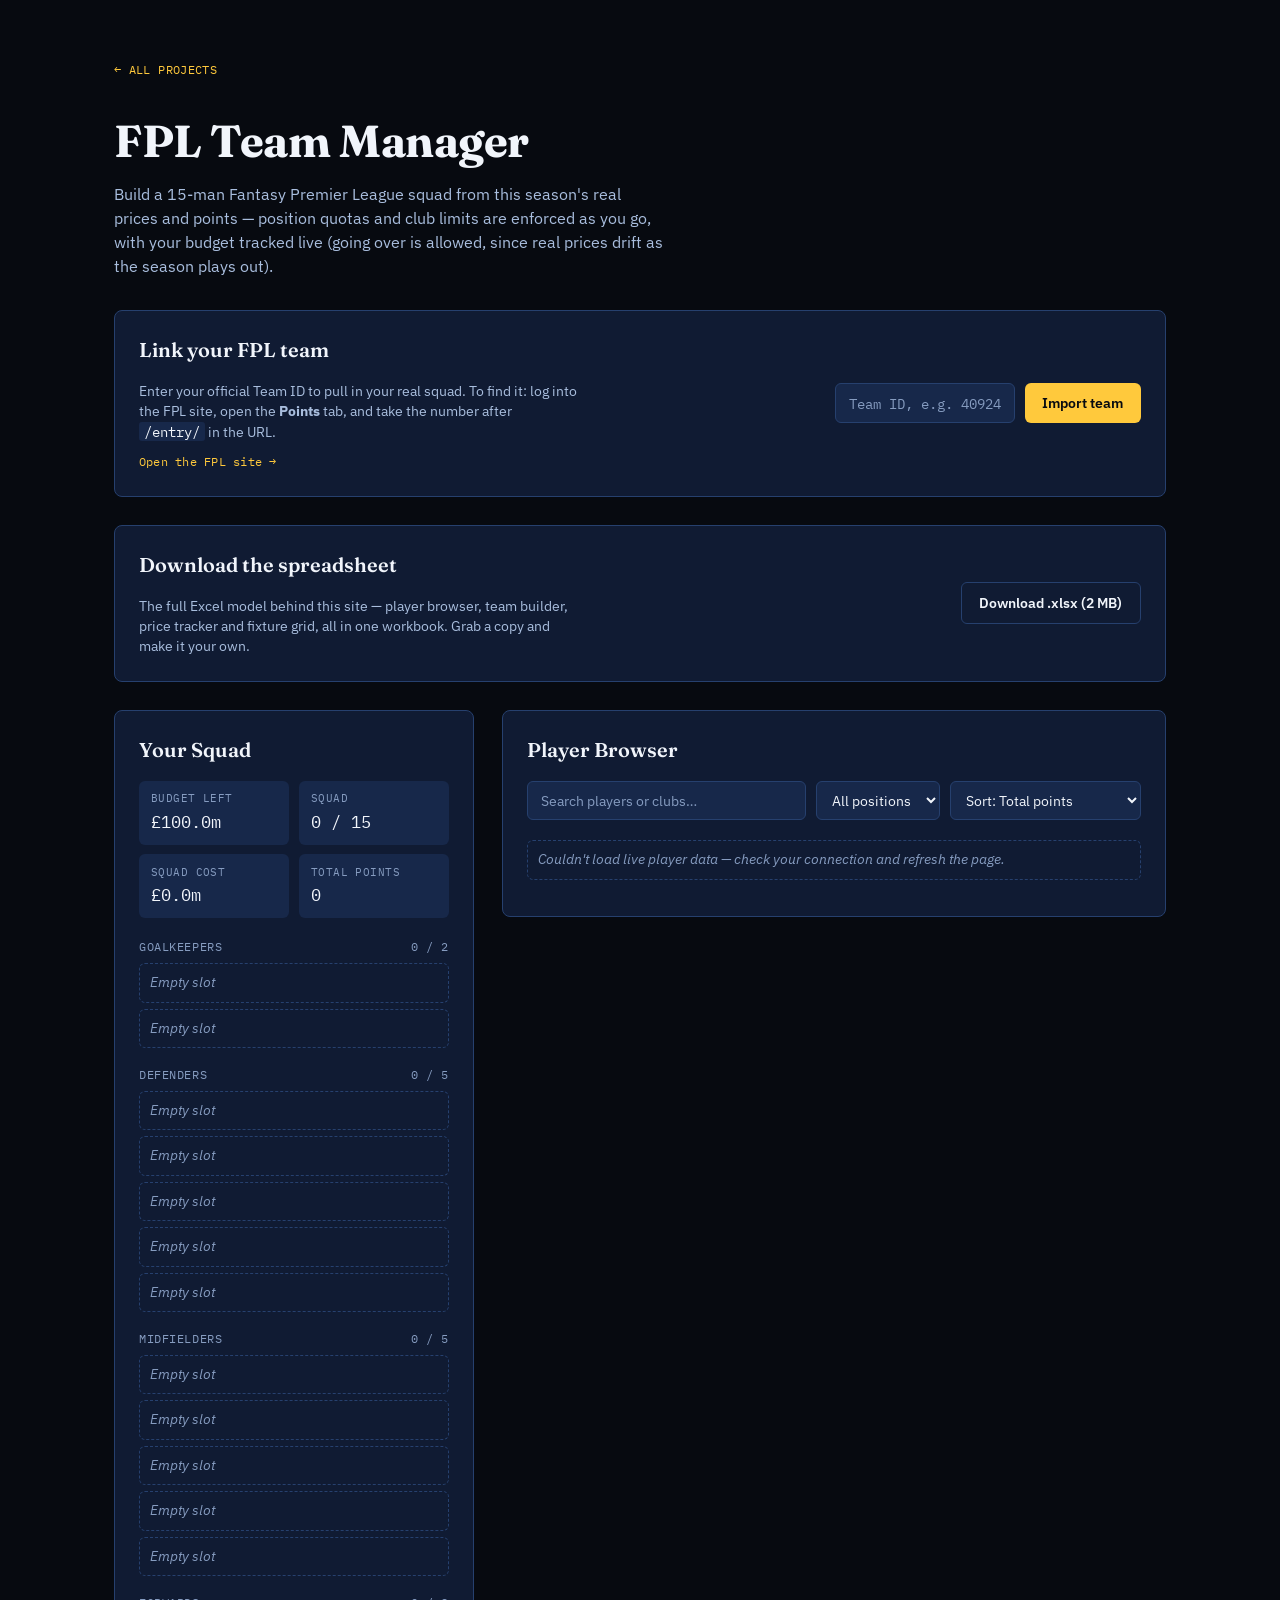
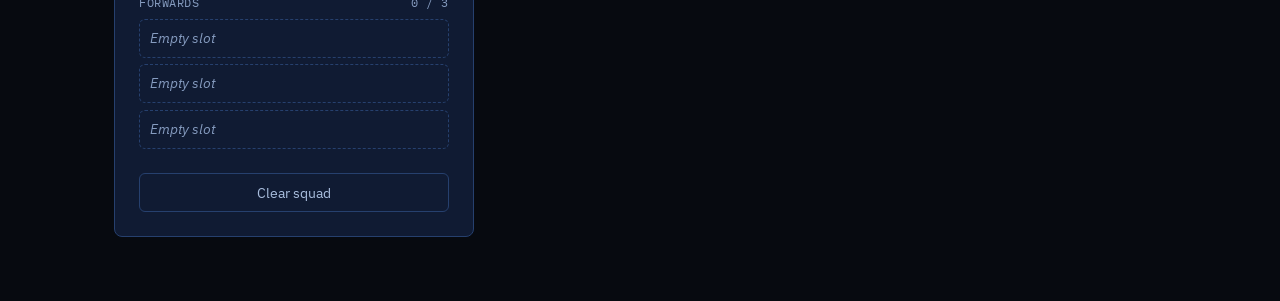
<file: fpl/index.html>
<!doctype html>
<html lang="en">
<head>
<meta charset="utf-8">
<meta name="viewport" content="width=device-width, initial-scale=1">
<title>FPL Team Manager</title>
<link rel="preconnect" href="https://fonts.gstatic.com" crossorigin>
<link rel="stylesheet" href="https://fonts.googleapis.com/css2?family=Fraunces:opsz,wght@9..144,600;9..144,700&family=IBM+Plex+Sans:wght@400;500;600&family=IBM+Plex+Mono:wght@400;500&display=swap">
<style>
  :root {
    --paper: #070A10;
    --surface: #101B33;
    --surface-2: #17284A;
    --ink: #F1F5FB;
    --ink-soft: #A9BEDE;
    --ink-faint: #869CC0;
    --line: #26406E;
    --accent: #FFC93C;
    --on-accent: #070A10;
    --good: #63D3A0;
    --good-bg: #0C2A20;
    --warn: #FFC93C;
    --warn-bg: #2A2208;
    --bad: #F2796B;
    --bad-bg: #2B1315;
  }

  * { box-sizing: border-box; }

  @media (prefers-reduced-motion: reduce) {
    * { transition: none !important; }
  }

  html, body { margin: 0; padding: 0; }

  body {
    background: var(--paper);
    color: var(--ink);
    font-family: "IBM Plex Sans", system-ui, -apple-system, sans-serif;
    line-height: 1.5;
  }

  .page {
    max-width: 1100px;
    margin: 0 auto;
    padding: 3.5rem 1.5rem 4rem;
  }

  .back-link {
    display: inline-flex;
    align-items: center;
    gap: 0.35rem;
    margin-bottom: 1.75rem;
    font-family: "IBM Plex Mono", monospace;
    font-size: 0.78rem;
    letter-spacing: 0.03em;
    text-transform: uppercase;
    color: var(--accent);
    text-decoration: none;
    transition: color 0.15s ease;
  }

  .back-link:hover { text-decoration: underline; }
  .back-link:focus-visible { outline: 2px solid var(--accent); outline-offset: 2px; }

  .hero { margin-bottom: 2rem; }

  h1 {
    margin: 0 0 0.5rem;
    font-family: "Fraunces", Georgia, serif;
    font-optical-sizing: auto;
    font-weight: 700;
    font-size: clamp(2.2rem, 4vw, 2.8rem);
    letter-spacing: -0.01em;
    text-wrap: balance;
  }

  .tagline {
    margin: 0;
    color: var(--ink-soft);
    font-size: 1rem;
    max-width: 55ch;
  }

  .layout {
    display: grid;
    grid-template-columns: 360px 1fr;
    gap: 1.75rem;
    align-items: start;
  }

  @media (max-width: 860px) {
    .layout { grid-template-columns: 1fr; }
  }

  .panel {
    background: var(--surface);
    border: 1px solid var(--line);
    border-radius: 8px;
    padding: 1.5rem;
  }

  .squad-panel {
    position: sticky;
    top: 1.5rem;
  }

  @media (max-width: 860px) {
    .squad-panel { position: static; }
  }

  .panel h2 {
    margin: 0 0 1rem;
    font-family: "Fraunces", Georgia, serif;
    font-weight: 600;
    font-size: 1.25rem;
  }

  .stat-row {
    display: grid;
    grid-template-columns: 1fr 1fr;
    gap: 0.6rem;
    margin-bottom: 1.25rem;
  }

  .stat {
    background: var(--surface-2);
    border-radius: 6px;
    padding: 0.6rem 0.75rem;
  }

  .stat-label {
    display: block;
    font-family: "IBM Plex Mono", monospace;
    font-size: 0.68rem;
    letter-spacing: 0.04em;
    text-transform: uppercase;
    color: var(--ink-faint);
    margin-bottom: 0.2rem;
  }

  .stat-value {
    font-family: "IBM Plex Mono", monospace;
    font-size: 1.05rem;
    font-variant-numeric: tabular-nums;
    color: var(--ink);
  }

  .stat-value.bad { color: var(--bad); }
  .stat-value.good { color: var(--good); }

  .position-group { margin-bottom: 1.1rem; }
  .position-group:last-of-type { margin-bottom: 1.5rem; }

  .position-heading {
    display: flex;
    justify-content: space-between;
    align-items: baseline;
    font-family: "IBM Plex Mono", monospace;
    font-size: 0.72rem;
    letter-spacing: 0.05em;
    text-transform: uppercase;
    color: var(--ink-faint);
    margin-bottom: 0.5rem;
  }

  .slot-list {
    list-style: none;
    margin: 0;
    padding: 0;
    display: flex;
    flex-direction: column;
    gap: 0.4rem;
  }

  .slot {
    display: flex;
    align-items: center;
    gap: 0.6rem;
    padding: 0.5rem 0.6rem;
    background: var(--surface-2);
    border-radius: 6px;
    font-size: 0.88rem;
  }

  .slot.empty {
    border: 1px dashed var(--line);
    background: none;
    color: var(--ink-faint);
    font-style: italic;
  }

  .slot-name {
    flex: 1;
    min-width: 0;
    overflow: hidden;
    text-overflow: ellipsis;
    white-space: nowrap;
  }

  .slot-club {
    color: var(--ink-faint);
    font-size: 0.78rem;
  }

  .slot-price {
    font-family: "IBM Plex Mono", monospace;
    font-size: 0.82rem;
    color: var(--ink-soft);
    white-space: nowrap;
  }

  .slot-remove {
    flex: none;
    background: none;
    border: none;
    color: var(--ink-faint);
    font-size: 1rem;
    line-height: 1;
    cursor: pointer;
    padding: 0.15rem 0.35rem;
    border-radius: 4px;
  }

  .slot-remove:hover { color: var(--bad); }
  .slot-remove:focus-visible { outline: 2px solid var(--accent); outline-offset: 2px; }

  .clear-btn {
    width: 100%;
    padding: 0.6rem;
    background: none;
    border: 1px solid var(--line);
    border-radius: 6px;
    color: var(--ink-soft);
    font-family: "IBM Plex Sans", sans-serif;
    font-size: 0.85rem;
    cursor: pointer;
    transition: border-color 0.15s ease, color 0.15s ease;
  }

  .clear-btn:hover { border-color: var(--bad); color: var(--bad); }
  .clear-btn:focus-visible { outline: 2px solid var(--accent); outline-offset: 2px; }

  .browser-controls {
    display: flex;
    flex-wrap: wrap;
    gap: 0.6rem;
    margin-bottom: 1.25rem;
  }

  #search {
    flex: 1;
    min-width: 160px;
    padding: 0.55rem 0.8rem;
    background: var(--surface-2);
    border: 1px solid var(--line);
    border-radius: 6px;
    color: var(--ink);
    font-family: "IBM Plex Sans", sans-serif;
    font-size: 0.9rem;
  }

  #search::placeholder { color: var(--ink-faint); }
  #search:focus-visible { outline: 2px solid var(--accent); outline-offset: 2px; }

  select {
    padding: 0.55rem 0.7rem;
    background: var(--surface-2);
    border: 1px solid var(--line);
    border-radius: 6px;
    color: var(--ink);
    font-family: "IBM Plex Sans", sans-serif;
    font-size: 0.88rem;
    cursor: pointer;
  }

  select:focus-visible { outline: 2px solid var(--accent); outline-offset: 2px; }

  .notice {
    margin-bottom: 1rem;
    padding: 0.6rem 0.9rem;
    background: var(--bad-bg);
    color: var(--bad);
    border-radius: 6px;
    font-size: 0.85rem;
    display: none;
  }

  .notice.showing { display: block; }

  .player-list {
    max-height: 640px;
    overflow-y: auto;
    display: flex;
    flex-direction: column;
    gap: 0.5rem;
  }

  .player-row {
    display: grid;
    grid-template-columns: 1fr auto auto auto auto;
    align-items: center;
    gap: 1rem;
    padding: 0.7rem 0.9rem;
    background: var(--surface-2);
    border-radius: 6px;
  }

  @media (max-width: 640px) {
    .player-row {
      grid-template-columns: 1fr auto;
      row-gap: 0.4rem;
    }
    .player-col-stats { display: none; }
  }

  .player-name-block { min-width: 0; }

  .player-name {
    font-weight: 600;
    font-size: 0.95rem;
    overflow: hidden;
    text-overflow: ellipsis;
    white-space: nowrap;
  }

  .player-meta {
    font-size: 0.78rem;
    color: var(--ink-faint);
  }

  .player-col-stats {
    text-align: right;
    font-family: "IBM Plex Mono", monospace;
    font-size: 0.85rem;
    color: var(--ink-soft);
    font-variant-numeric: tabular-nums;
    white-space: nowrap;
  }

  .player-col-stats .stat-mini-label {
    display: block;
    font-family: "IBM Plex Mono", monospace;
    font-size: 0.62rem;
    text-transform: uppercase;
    letter-spacing: 0.03em;
    color: var(--ink-faint);
  }

  .status-pill {
    font-size: 0.7rem;
    font-family: "IBM Plex Mono", monospace;
    padding: 0.2rem 0.5rem;
    border-radius: 999px;
    white-space: nowrap;
  }

  .status-pill.available { color: var(--good); background: var(--good-bg); }
  .status-pill.doubtful { color: var(--warn); background: var(--warn-bg); }
  .status-pill.out { color: var(--bad); background: var(--bad-bg); }

  .add-btn {
    flex: none;
    padding: 0.4rem 0.85rem;
    background: var(--accent);
    color: var(--on-accent);
    border: none;
    border-radius: 6px;
    font-family: "IBM Plex Sans", sans-serif;
    font-weight: 600;
    font-size: 0.82rem;
    cursor: pointer;
    white-space: nowrap;
    transition: filter 0.15s ease;
  }

  .add-btn:hover { filter: brightness(1.08); }
  .add-btn:focus-visible { outline: 2px solid var(--ink); outline-offset: 2px; }

  .add-btn.added {
    background: none;
    border: 1px solid var(--line);
    color: var(--ink-soft);
  }

  .add-btn:disabled {
    background: var(--surface);
    color: var(--ink-faint);
    cursor: not-allowed;
  }

  .list-footnote {
    margin-top: 0.75rem;
    font-family: "IBM Plex Mono", monospace;
    font-size: 0.75rem;
    color: var(--ink-faint);
    text-align: center;
  }

  .import-panel { margin-bottom: 1.75rem; }

  .import-row {
    display: flex;
    flex-wrap: wrap;
    justify-content: space-between;
    align-items: center;
    gap: 1.25rem;
  }

  .import-text { flex: 1; min-width: 220px; }

  .import-hint {
    margin: 0.35rem 0 0;
    font-size: 0.85rem;
    color: var(--ink-soft);
    max-width: 55ch;
  }

  .import-hint code {
    font-family: "IBM Plex Mono", monospace;
    color: var(--ink);
    background: var(--surface-2);
    padding: 0.05rem 0.3rem;
    border-radius: 3px;
  }

  .fpl-link {
    display: inline-block;
    margin-top: 0.6rem;
    font-family: "IBM Plex Mono", monospace;
    font-size: 0.78rem;
    letter-spacing: 0.02em;
    color: var(--accent);
    text-decoration: none;
  }

  .fpl-link:hover { text-decoration: underline; }
  .fpl-link:focus-visible { outline: 2px solid var(--accent); outline-offset: 2px; }

  .import-controls {
    display: flex;
    gap: 0.6rem;
    flex: none;
  }

  #team-id {
    width: 180px;
    padding: 0.6rem 0.8rem;
    background: var(--surface-2);
    border: 1px solid var(--line);
    border-radius: 6px;
    color: var(--ink);
    font-family: "IBM Plex Mono", monospace;
    font-size: 0.9rem;
  }

  #team-id::placeholder { color: var(--ink-faint); }
  #team-id:focus-visible { outline: 2px solid var(--accent); outline-offset: 2px; }

  #import-team-btn {
    padding: 0.6rem 1.1rem;
    background: var(--accent);
    color: var(--on-accent);
    border: none;
    border-radius: 6px;
    font-family: "IBM Plex Sans", sans-serif;
    font-weight: 600;
    font-size: 0.88rem;
    cursor: pointer;
    white-space: nowrap;
    transition: filter 0.15s ease;
  }

  #import-team-btn:hover { filter: brightness(1.08); }

  #import-team-btn:disabled {
    background: var(--surface-2);
    color: var(--ink-faint);
    cursor: not-allowed;
  }

  #import-team-btn:focus-visible { outline: 2px solid var(--ink); outline-offset: 2px; }

  .download-panel { margin-bottom: 1.75rem; }

  .download-btn {
    flex: none;
    padding: 0.6rem 1.1rem;
    background: none;
    border: 1px solid var(--line);
    border-radius: 6px;
    color: var(--ink);
    font-family: "IBM Plex Sans", sans-serif;
    font-weight: 600;
    font-size: 0.88rem;
    text-decoration: none;
    white-space: nowrap;
    transition: border-color 0.15s ease, color 0.15s ease;
  }

  .download-btn:hover { border-color: var(--accent); color: var(--accent); }
  .download-btn:focus-visible { outline: 2px solid var(--accent); outline-offset: 2px; }
</style>
</head>
<body>
<div class="page">
  <a class="back-link" href="/#all-projects">← All projects</a>
  <header class="hero">
    <h1>FPL Team Manager</h1>
    <p class="tagline">Build a 15-man Fantasy Premier League squad from this season's real prices and points — position quotas and club limits are enforced as you go, with your budget tracked live (going over is allowed, since real prices drift as the season plays out).</p>
  </header>


  <section class="panel import-panel">
    <div class="import-row">
      <div class="import-text">
        <h2>Link your FPL team</h2>
        <p class="import-hint">Enter your official Team ID to pull in your real squad. To find it: log into the FPL site, open the <strong>Points</strong> tab, and take the number after <code>/entry/</code> in the URL.</p>
        <a class="fpl-link" href="https://fantasy.premierleague.com/" target="_blank" rel="noopener">Open the FPL site →</a>
      </div>
      <div class="import-controls">
        <input type="text" id="team-id" inputmode="numeric" placeholder="Team ID, e.g. 409248">
        <button type="button" id="import-team-btn">Import team</button>
      </div>
    </div>
    <div class="notice" id="import-notice"></div>
  </section>

  <section class="panel download-panel">
    <div class="import-row">
      <div class="import-text">
        <h2>Download the spreadsheet</h2>
        <p class="import-hint">The full Excel model behind this site &mdash; player browser, team builder, price tracker and fixture grid, all in one workbook. Grab a copy and make it your own.</p>
      </div>
      <a class="download-btn" href="FPL-Team-Builder.xlsx" download>Download .xlsx (2 MB)</a>
    </div>
  </section>

  <div class="layout">
    <section class="panel squad-panel">
      <h2>Your Squad</h2>
      <div class="stat-row">
        <div class="stat">
          <span class="stat-label" id="stat-budget-label">Budget left</span>
          <span class="stat-value" id="stat-budget">£100.0m</span>
        </div>
        <div class="stat">
          <span class="stat-label">Squad</span>
          <span class="stat-value" id="stat-count">0 / 15</span>
        </div>
        <div class="stat">
          <span class="stat-label" id="stat-cost-label">Squad cost</span>
          <span class="stat-value" id="stat-cost">£0.0m</span>
        </div>
        <div class="stat">
          <span class="stat-label">Total points</span>
          <span class="stat-value" id="stat-points">0</span>
        </div>
      </div>

      <div id="position-groups"></div>

      <button type="button" class="clear-btn" id="clear-squad">Clear squad</button>
    </section>

    <section class="panel">
      <h2>Player Browser</h2>
      <div class="notice" id="notice"></div>
      <div class="browser-controls">
        <input type="text" id="search" placeholder="Search players or clubs…">
        <select id="filter-position">
          <option value="">All positions</option>
          <option value="Goalkeeper">Goalkeepers</option>
          <option value="Defender">Defenders</option>
          <option value="Midfielder">Midfielders</option>
          <option value="Forward">Forwards</option>
        </select>
        <select id="sort-by">
          <option value="points">Sort: Total points</option>
          <option value="ppg">Sort: Points per game</option>
          <option value="price">Sort: Price (low to high)</option>
          <option value="priceDesc">Sort: Price (high to low)</option>
          <option value="selectedBy">Sort: Most selected</option>
        </select>
      </div>
      <div class="player-list" id="player-list"></div>
      <div class="list-footnote" id="list-footnote"></div>
    </section>
  </div>
</div>

<script>
  var POSITIONS = [
    { key: 'Goalkeeper', label: 'Goalkeepers', slots: 2 },
    { key: 'Defender', label: 'Defenders', slots: 5 },
    { key: 'Midfielder', label: 'Midfielders', slots: 5 },
    { key: 'Forward', label: 'Forwards', slots: 3 }
  ];
  var BUDGET = 100.0;
  var MAX_PER_CLUB = 3;
  var STORAGE_KEY = 'hive-fpl-squad';
  var RESULT_CAP = 60;
  var WORKER_BASE = 'https://fpl-proxy.ncook20222.workers.dev';
  var POSITION_LABELS = { 1: 'Goalkeeper', 2: 'Defender', 3: 'Midfielder', 4: 'Forward' };
  var STATUS_LABELS = { a: 'Available', d: 'Doubtful', i: 'Injured', s: 'Suspended', u: 'Unavailable', n: 'Unavailable' };
  var bootData = null;
  var importedBudget = null;

  var allPlayers = [];
  var squad = loadSquad();

  function loadSquad() {
    try {
      var raw = localStorage.getItem(STORAGE_KEY);
      return raw ? JSON.parse(raw) : [];
    } catch (e) {
      return [];
    }
  }

  function saveSquad() {
    try {
      localStorage.setItem(STORAGE_KEY, JSON.stringify(squad));
    } catch (e) {}
  }

  function elementToPlayer(el, teamMap) {
    var statusWord = STATUS_LABELS[el.status] || 'Unavailable';
    var availability = statusWord;
    if (el.status === 'd') {
      var pct = (el.chance_of_playing_next_round != null) ? el.chance_of_playing_next_round : el.chance_of_playing_this_round;
      if (pct != null) availability = 'Doubtful (' + pct + '%)';
    }
    return {
      id: el.id,
      name: el.web_name,
      club: teamMap[el.team],
      position: POSITION_LABELS[el.element_type] || 'Unknown',
      price: el.now_cost / 10,
      points: el.total_points,
      ppg: parseFloat(el.points_per_game) || 0,
      selectedBy: parseFloat(el.selected_by_percent) || 0,
      status: statusWord,
      availability: availability
    };
  }

  function loadLiveData() {
    document.getElementById('player-list').innerHTML = '<div class="slot empty">Loading live player data…</div>';
    return fetch(WORKER_BASE + '/bootstrap-static/')
      .then(function (r) { if (!r.ok) throw new Error('boot'); return r.json(); })
      .then(function (boot) {
        bootData = boot;
        var teamMap = {};
        boot.teams.forEach(function (t) { teamMap[t.id] = t.name; });
        allPlayers = boot.elements
          .filter(function (el) { return el.element_type >= 1 && el.element_type <= 4; })
          .map(function (el) { return elementToPlayer(el, teamMap); });
        renderAll();
      })
      .catch(function () {
        document.getElementById('player-list').innerHTML = '<div class="slot empty">Couldn\'t load live player data — check your connection and refresh the page.</div>';
      });
  }

  function escapeHtml(s) {
    return String(s).replace(/&/g, '&amp;').replace(/</g, '&lt;').replace(/>/g, '&gt;').replace(/"/g, '&quot;');
  }

  function statusClass(status) {
    if (status === 'Available') return 'available';
    if (status === 'Doubtful') return 'doubtful';
    return 'out';
  }

  function money(n) {
    return '£' + n.toFixed(1) + 'm';
  }

  function showNotice(targetId, msg) {
    var el = document.getElementById(targetId);
    el.textContent = msg;
    el.classList.add('showing');
    clearTimeout(el._hideTimer);
    el._hideTimer = setTimeout(function () {
      el.classList.remove('showing');
    }, 4500);
  }

  function squadCost() {
    return squad.reduce(function (sum, p) { return sum + p.price; }, 0);
  }

  function squadPoints() {
    return squad.reduce(function (sum, p) { return sum + p.points; }, 0);
  }

  function countByPosition(pos) {
    return squad.filter(function (p) { return p.position === pos; }).length;
  }

  function countByClub(club) {
    return squad.filter(function (p) { return p.club === club; }).length;
  }

  function inSquad(id) {
    return squad.some(function (p) { return p.id === id; });
  }

  function canAdd(player) {
    if (inSquad(player.id)) return { ok: false, reason: 'Already in your squad.' };
    var posSlots = POSITIONS.filter(function (g) { return g.key === player.position; })[0].slots;
    if (countByPosition(player.position) >= posSlots) {
      return { ok: false, reason: 'You already have ' + posSlots + ' ' + player.position.toLowerCase() + 's.' };
    }
    if (countByClub(player.club) >= MAX_PER_CLUB) {
      return { ok: false, reason: 'Max ' + MAX_PER_CLUB + ' players from ' + player.club + '.' };
    }
    return { ok: true };
  }

  function addPlayer(player) {
    var check = canAdd(player);
    if (!check.ok) {
      showNotice('notice', check.reason);
      return;
    }
    squad.push(player);
    importedBudget = null;
    saveSquad();
    renderAll();
  }

  function removePlayer(id) {
    squad = squad.filter(function (p) { return p.id !== id; });
    importedBudget = null;
    saveSquad();
    renderAll();
  }

  function renderSummary() {
    var budgetLabel = document.getElementById('stat-budget-label');
    var costLabel = document.getElementById('stat-cost-label');
    var remaining, cost;

    if (importedBudget) {
      remaining = importedBudget.bank;
      cost = importedBudget.value - importedBudget.bank;
      budgetLabel.textContent = 'In the bank (FPL)';
      costLabel.textContent = 'Squad value (FPL)';
    } else {
      cost = squadCost();
      remaining = BUDGET - cost;
      budgetLabel.textContent = 'Budget left';
      costLabel.textContent = 'Squad cost';
    }

    var budgetEl = document.getElementById('stat-budget');
    budgetEl.textContent = money(remaining);
    budgetEl.className = 'stat-value' + (remaining < 0 ? ' bad' : '');
    document.getElementById('stat-count').textContent = squad.length + ' / 15';
    document.getElementById('stat-cost').textContent = money(cost);
    document.getElementById('stat-points').textContent = squadPoints();
  }

  function renderSquadPanel() {
    var container = document.getElementById('position-groups');
    container.innerHTML = POSITIONS.map(function (group) {
      var players = squad.filter(function (p) { return p.position === group.key; });
      var rows = [];
      for (var i = 0; i < group.slots; i++) {
        var p = players[i];
        if (p) {
          rows.push(
            '<li class="slot" data-id="' + escapeHtml(p.id) + '">' +
              '<span class="slot-name">' + escapeHtml(p.name) + ' <span class="slot-club">(' + escapeHtml(p.club) + ')</span></span>' +
              '<span class="slot-price">' + money(p.price) + '</span>' +
              '<button type="button" class="slot-remove" data-remove="' + escapeHtml(p.id) + '" aria-label="Remove ' + escapeHtml(p.name) + '">×</button>' +
            '</li>'
          );
        } else {
          rows.push('<li class="slot empty">Empty slot</li>');
        }
      }
      return (
        '<div class="position-group">' +
          '<div class="position-heading"><span>' + group.label + '</span><span>' + players.length + ' / ' + group.slots + '</span></div>' +
          '<ul class="slot-list">' + rows.join('') + '</ul>' +
        '</div>'
      );
    }).join('');

    container.querySelectorAll('[data-remove]').forEach(function (btn) {
      btn.addEventListener('click', function () {
        removePlayer(parseInt(btn.getAttribute('data-remove'), 10));
      });
    });
  }

  function getFilteredPlayers() {
    var q = document.getElementById('search').value.trim().toLowerCase();
    var posFilter = document.getElementById('filter-position').value;
    var sortBy = document.getElementById('sort-by').value;

    var list = allPlayers.filter(function (p) {
      if (posFilter && p.position !== posFilter) return false;
      if (q && p.name.toLowerCase().indexOf(q) === -1 && p.club.toLowerCase().indexOf(q) === -1) return false;
      return true;
    });

    list.sort(function (a, b) {
      if (sortBy === 'price') return a.price - b.price;
      if (sortBy === 'priceDesc') return b.price - a.price;
      if (sortBy === 'ppg') return b.ppg - a.ppg;
      if (sortBy === 'selectedBy') return b.selectedBy - a.selectedBy;
      return b.points - a.points;
    });

    return list;
  }

  function renderPlayerList() {
    var list = getFilteredPlayers();
    var shown = list.slice(0, RESULT_CAP);
    var container = document.getElementById('player-list');

    if (!shown.length) {
      container.innerHTML = '<div class="slot empty" style="justify-content:center;">No players match your search.</div>';
    } else {
      container.innerHTML = shown.map(function (p) {
        var added = inSquad(p.id);
        return (
          '<div class="player-row">' +
            '<div class="player-name-block">' +
              '<div class="player-name">' + escapeHtml(p.name) + '</div>' +
              '<div class="player-meta">' + escapeHtml(p.club) + ' · ' + escapeHtml(p.position) + '</div>' +
            '</div>' +
            '<div class="player-col-stats"><span class="stat-mini-label">Price</span>' + money(p.price) + '</div>' +
            '<div class="player-col-stats"><span class="stat-mini-label">Points</span>' + p.points + '</div>' +
            '<span class="status-pill ' + statusClass(p.status) + '">' + escapeHtml(p.availability || p.status) + '</span>' +
            '<button type="button" class="add-btn' + (added ? ' added' : '') + '" data-id="' + escapeHtml(p.id) + '">' + (added ? 'Remove' : 'Add') + '</button>' +
          '</div>'
        );
      }).join('');
    }

    container.querySelectorAll('.add-btn').forEach(function (btn) {
      btn.addEventListener('click', function () {
        var id = parseInt(btn.getAttribute('data-id'), 10);
        var player = allPlayers.filter(function (p) { return p.id === id; })[0];
        if (!player) return;
        if (inSquad(id)) {
          removePlayer(id);
        } else {
          addPlayer(player);
        }
      });
    });

    var footnote = document.getElementById('list-footnote');
    footnote.textContent = list.length > shown.length
      ? ('Showing top ' + shown.length + ' of ' + list.length + ' matches — refine your search to narrow it down.')
      : (list.length + ' player' + (list.length === 1 ? '' : 's'));
  }

  function renderAll() {
    renderSummary();
    renderSquadPanel();
    renderPlayerList();
  }

  document.getElementById('search').addEventListener('input', renderPlayerList);
  document.getElementById('filter-position').addEventListener('change', renderPlayerList);
  document.getElementById('sort-by').addEventListener('change', renderPlayerList);
  document.getElementById('clear-squad').addEventListener('click', function () {
    if (!squad.length) return;
    if (confirm('Clear your entire squad?')) {
      squad = [];
      importedBudget = null;
      saveSquad();
      renderAll();
    }
  });

  function importTeam() {
    var input = document.getElementById('team-id');
    var btn = document.getElementById('import-team-btn');
    var teamId = input.value.trim();
    if (!teamId || !/^\d+$/.test(teamId)) {
      showNotice('import-notice', 'Enter a numeric Team ID.');
      return;
    }

    btn.disabled = true;
    var originalLabel = btn.textContent;
    btn.textContent = 'Importing…';

    var bootPromise = bootData ? Promise.resolve(bootData) : fetch(WORKER_BASE + '/bootstrap-static/').then(function (r) {
      if (!r.ok) throw new Error('boot');
      return r.json();
    });

    bootPromise
      .then(function (boot) {
        bootData = boot;
        var currentEvent = boot.events.filter(function (e) { return e.is_current; })[0] ||
          boot.events.slice().reverse().filter(function (e) { return e.finished; })[0] ||
          boot.events.filter(function (e) { return e.is_next; })[0];
        if (!currentEvent) throw new Error('no-event');

        var teamMap = {};
        boot.teams.forEach(function (t) { teamMap[t.id] = t.name; });

        return fetch(WORKER_BASE + '/entry/' + teamId + '/')
          .then(function (r) { if (!r.ok) throw new Error('entry'); return r.json(); })
          .then(function (entry) {
            return fetch(WORKER_BASE + '/entry/' + teamId + '/event/' + currentEvent.id + '/picks/')
              .then(function (r) { if (!r.ok) throw new Error('picks'); return r.json(); })
              .then(function (picksData) {
                if (squad.length && !confirm('Importing will replace your current squad. Continue?')) {
                  return;
                }

                var matched = [];
                var unmatched = [];

                picksData.picks.forEach(function (pick) {
                  var el = boot.elements.filter(function (e) { return e.id === pick.element; })[0];
                  if (!el) { unmatched.push('#' + pick.element); return; }
                  matched.push(elementToPlayer(el, teamMap));
                });

                squad = matched;
                if (picksData.entry_history && typeof picksData.entry_history.bank === 'number') {
                  importedBudget = {
                    bank: picksData.entry_history.bank / 10,
                    value: picksData.entry_history.value / 10
                  };
                } else {
                  importedBudget = null;
                }
                saveSquad();
                renderAll();

                var msg = 'Imported ' + matched.length + ' of 15 players from "' + entry.name + '".';
                if (importedBudget) {
                  msg += ' £' + importedBudget.bank.toFixed(1) + 'm in the bank, from your real FPL account.';
                }
                if (unmatched.length) {
                  msg += ' Couldn\'t match: ' + unmatched.join(', ') + '.';
                }
                showNotice('import-notice', msg);
              });
          });
      })
      .catch(function () {
        showNotice('import-notice', "Couldn't import that team — check the Team ID and try again.");
      })
      .finally(function () {
        btn.disabled = false;
        btn.textContent = originalLabel;
      });
  }

  document.getElementById('import-team-btn').addEventListener('click', importTeam);
  document.getElementById('team-id').addEventListener('keydown', function (e) {
    if (e.key === 'Enter') importTeam();
  });

  renderSummary();
  renderSquadPanel();
  loadLiveData();
</script>
</body>
</html>
</file>
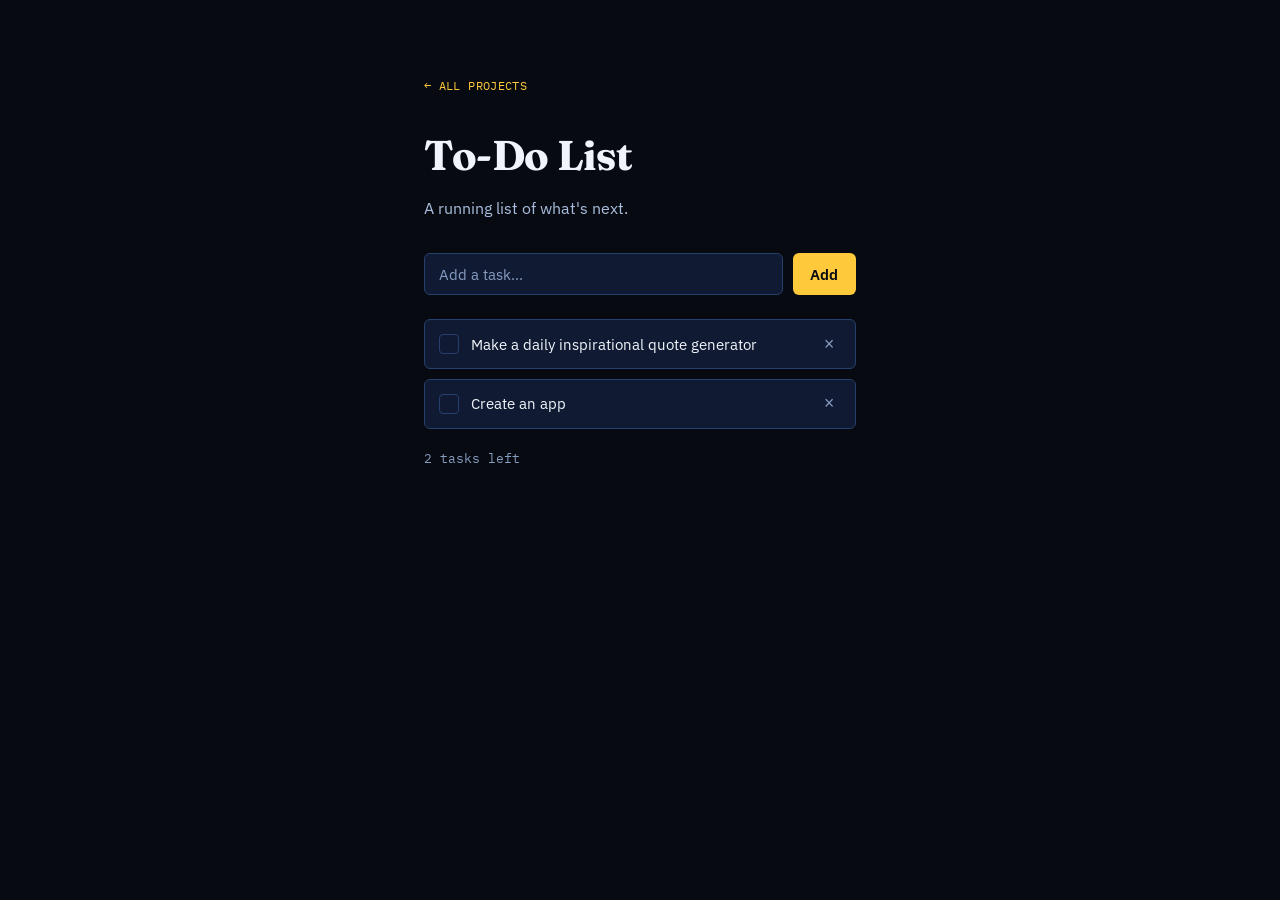
<file: to-do-list/index.html>
<!doctype html>
<html lang="en">
<head>
<meta charset="utf-8">
<meta name="viewport" content="width=device-width, initial-scale=1">
<title>To-Do List</title>
<link rel="preconnect" href="https://fonts.gstatic.com" crossorigin>
<link rel="stylesheet" href="https://fonts.googleapis.com/css2?family=Fraunces:opsz,wght@9..144,600;9..144,700&family=IBM+Plex+Sans:wght@400;500;600&family=IBM+Plex+Mono:wght@400;500&display=swap">
<style>
  :root {
    --paper: #070A10;
    --surface: #101B33;
    --surface-2: #17284A;
    --ink: #F1F5FB;
    --ink-soft: #A9BEDE;
    --ink-faint: #869CC0;
    --line: #26406E;
    --accent: #FFC93C;
    --on-accent: #070A10;
    --bad: #F2796B;
  }

  * { box-sizing: border-box; }

  @media (prefers-reduced-motion: reduce) {
    * { transition: none !important; }
  }

  html, body { margin: 0; padding: 0; }

  body {
    background: var(--paper);
    color: var(--ink);
    font-family: "IBM Plex Sans", system-ui, -apple-system, sans-serif;
    line-height: 1.55;
  }

  .page {
    max-width: 480px;
    margin: 0 auto;
    padding: 4.5rem 1.5rem 4rem;
  }

  .back-link {
    display: inline-flex;
    align-items: center;
    gap: 0.35rem;
    margin-bottom: 1.75rem;
    font-family: "IBM Plex Mono", monospace;
    font-size: 0.78rem;
    letter-spacing: 0.03em;
    text-transform: uppercase;
    color: var(--accent);
    text-decoration: none;
    transition: color 0.15s ease;
  }

  .back-link:hover { text-decoration: underline; }
  .back-link:focus-visible { outline: 2px solid var(--accent); outline-offset: 2px; }

  .hero {
    margin-bottom: 2rem;
  }

  h1 {
    margin: 0 0 0.5rem;
    font-family: "Fraunces", Georgia, serif;
    font-optical-sizing: auto;
    font-weight: 700;
    font-size: 2.6rem;
    letter-spacing: -0.01em;
    text-wrap: balance;
  }

  .tagline {
    margin: 0;
    color: var(--ink-soft);
    font-size: 1rem;
  }

  #add-form {
    display: flex;
    gap: 0.6rem;
    margin-bottom: 1.5rem;
  }

  #new-task {
    flex: 1;
    min-width: 0;
    padding: 0.65rem 0.85rem;
    background: var(--surface);
    border: 1px solid var(--line);
    border-radius: 6px;
    color: var(--ink);
    font-family: "IBM Plex Sans", sans-serif;
    font-size: 0.95rem;
  }

  #new-task::placeholder { color: var(--ink-faint); }
  #new-task:focus-visible { outline: 2px solid var(--accent); outline-offset: 2px; }

  #add-form button {
    padding: 0.65rem 1.1rem;
    background: var(--accent);
    color: var(--on-accent);
    border: none;
    border-radius: 6px;
    font-family: "IBM Plex Sans", sans-serif;
    font-weight: 600;
    font-size: 0.95rem;
    cursor: pointer;
    transition: filter 0.15s ease;
  }

  #add-form button:hover { filter: brightness(1.08); }
  #add-form button:focus-visible { outline: 2px solid var(--ink); outline-offset: 2px; }

  .tasks {
    list-style: none;
    margin: 0 0 1.25rem;
    padding: 0;
    display: flex;
    flex-direction: column;
    gap: 0.6rem;
  }

  .task {
    display: flex;
    align-items: center;
    gap: 0.75rem;
    max-height: 600px;
    padding: 0.75rem 0.9rem;
    background: var(--surface);
    border: 1px solid var(--line);
    border-radius: 6px;
    transition: border-color 0.15s ease, transform 0.15s ease,
      opacity 0.2s ease, max-height 0.2s ease, padding 0.2s ease, margin 0.2s ease;
  }

  .task:hover {
    border-color: var(--accent);
    transform: translateY(-2px);
  }

  .task.completing {
    opacity: 0;
    transform: scale(0.97);
    max-height: 0;
    overflow: hidden;
    padding-top: 0;
    padding-bottom: 0;
    margin-bottom: -0.6rem;
    border-width: 0;
  }

  .task-check {
    position: relative;
    display: flex;
    align-items: center;
    flex: none;
    cursor: pointer;
  }

  .task-check input {
    position: absolute;
    opacity: 0;
    width: 20px;
    height: 20px;
    margin: 0;
    cursor: pointer;
  }

  .checkmark {
    width: 20px;
    height: 20px;
    border: 1.5px solid var(--line);
    border-radius: 4px;
    display: inline-block;
    position: relative;
    flex: none;
    transition: background 0.15s ease, border-color 0.15s ease;
  }

  .task-check input:checked + .checkmark {
    background: var(--accent);
    border-color: var(--accent);
  }

  .task-check input:checked + .checkmark::after {
    content: "";
    position: absolute;
    left: 5px;
    top: 1px;
    width: 5px;
    height: 10px;
    border: solid var(--on-accent);
    border-width: 0 2px 2px 0;
    transform: rotate(45deg);
  }

  .task-check input:focus-visible + .checkmark {
    outline: 2px solid var(--accent);
    outline-offset: 2px;
  }

  .task-text {
    flex: 1;
    font-size: 0.95rem;
    color: var(--ink);
    word-break: break-word;
  }

  .task-delete {
    flex: none;
    background: none;
    border: none;
    color: var(--ink-faint);
    font-size: 1.1rem;
    line-height: 1;
    cursor: pointer;
    padding: 0.2rem 0.4rem;
    border-radius: 4px;
    transition: color 0.15s ease;
  }

  .task-delete:hover { color: var(--bad); }
  .task-delete:focus-visible { outline: 2px solid var(--accent); outline-offset: 2px; }

  .empty {
    padding: 1.75rem 1rem;
    text-align: center;
    border: 1px dashed var(--line);
    border-radius: 6px;
    color: var(--ink-faint);
    font-size: 0.9rem;
  }

  #footer {
    font-family: "IBM Plex Mono", monospace;
    font-size: 0.8rem;
    color: var(--ink-faint);
  }
</style>
</head>
<body>
<div class="page">
  <a class="back-link" href="/#all-projects">← All projects</a>
  <header class="hero">
    <h1>To-Do List</h1>
    <p class="tagline">A running list of what's next.</p>
  </header>
  <form id="add-form" autocomplete="off">
    <input type="text" id="new-task" placeholder="Add a task…" required>
    <button type="submit">Add</button>
  </form>
  <ul id="task-list" class="tasks"></ul>
  <footer id="footer"></footer>
</div>

<script>
  var STORAGE_KEY = 'hive-todo-tasks';
  var DEFAULT_TASKS = [
    { id: 't2', text: 'Make a daily inspirational quote generator' },
    { id: 't4', text: 'Create an app' }
  ];

  function loadTasks() {
    try {
      var raw = localStorage.getItem(STORAGE_KEY);
      return raw ? JSON.parse(raw) : DEFAULT_TASKS;
    } catch (e) {
      return DEFAULT_TASKS;
    }
  }

  function saveTasks() {
    try {
      localStorage.setItem(STORAGE_KEY, JSON.stringify(tasks));
    } catch (e) {}
  }

  var tasks = loadTasks();

  function escapeHtml(s) {
    return String(s).replace(/&/g, '&amp;').replace(/</g, '&lt;').replace(/>/g, '&gt;').replace(/"/g, '&quot;');
  }

  function renderTaskListHTML(list) {
    if (!list.length) {
      return '<li class="empty">Nothing here — add a task above.</li>';
    }
    return list.map(function (t) {
      return '<li class="task" data-id="' + t.id + '">' +
        '<label class="task-check">' +
        '<input type="checkbox" data-action="toggle" data-id="' + t.id + '">' +
        '<span class="checkmark" aria-hidden="true"></span>' +
        '</label>' +
        '<span class="task-text">' + escapeHtml(t.text) + '</span>' +
        '<button type="button" class="task-delete" data-action="delete" data-id="' + t.id + '" aria-label="Delete task">×</button>' +
        '</li>';
    }).join('');
  }

  function render() {
    document.getElementById('task-list').innerHTML = renderTaskListHTML(tasks);
    document.getElementById('footer').textContent = tasks.length
      ? (tasks.length === 1 ? '1 task left' : tasks.length + ' tasks left')
      : '';
  }

  document.getElementById('add-form').addEventListener('submit', function (e) {
    e.preventDefault();
    var input = document.getElementById('new-task');
    var text = input.value.trim();
    if (!text) return;
    tasks.push({ id: 't' + Date.now() + Math.random().toString(36).slice(2, 7), text: text });
    input.value = '';
    render();
    saveTasks();
  });

  var pendingRemovals = {};

  function clearPendingRemoval(id) {
    if (pendingRemovals[id]) {
      clearTimeout(pendingRemovals[id]);
      delete pendingRemovals[id];
    }
  }

  document.getElementById('task-list').addEventListener('click', function (e) {
    var btn = e.target.closest('[data-action="delete"]');
    if (btn) {
      clearPendingRemoval(btn.dataset.id);
      tasks = tasks.filter(function (t) { return t.id !== btn.dataset.id; });
      render();
      saveTasks();
    }
  });

  document.getElementById('task-list').addEventListener('change', function (e) {
    var cb = e.target.closest('[data-action="toggle"]');
    if (!cb) return;
    var id = cb.dataset.id;
    var li = cb.closest('.task');
    var reduceMotion = window.matchMedia && window.matchMedia('(prefers-reduced-motion: reduce)').matches;

    // Cancel any deletion already queued for this task before deciding what to do next.
    clearPendingRemoval(id);

    if (!cb.checked) {
      if (li) li.classList.remove('completing');
      return;
    }

    var removeIt = function () {
      delete pendingRemovals[id];
      if (!cb.checked) return; // unchecked again before the timer fired
      tasks = tasks.filter(function (x) { return x.id !== id; });
      render();
      saveTasks();
    };
    if (li && !reduceMotion) {
      li.classList.add('completing');
      pendingRemovals[id] = setTimeout(removeIt, 220);
    } else {
      removeIt();
    }
  });

  render();
</script>
</body>
</html>
</file>
<file: hive.css>
/* ---------- hive scene ---------- */

:root {
  /* Tokens scoped to the honeycomb interior only -- everything else in this
     file uses the site-wide tokens declared in index.html's own :root.
     The stage/rim tones below are deliberately derived from the site's own
     --paper/--surface/--line navy tokens (with a touch of warmth mixed in)
     so the interior reads as a room inside this navy site rather than a
     separate warm-brown world. Only the hex fill stays warm/amber -- that's
     the honey glow, meant to read like lit windows in a dark room. */
  --hive-stage: #13203B;
  --hive-stage-2: #0C1425;
  --hive-rim: #26406E;
  --hive-rim-hi: #3F68AD;
  --hive-fill-hi: #FFDD7A;
  --hive-fill-lo: #E9A61B;
  --hive-ink: #131007;
  /* Shared by .hive-hex and its .hive-hex-rim/.hive-hex-fill children so
     the two can never drift apart -- see the .hive-hex rule for why the
     button itself needs this too, not just its decorative children. */
  --hive-hex-clip: polygon(50% 0%, 100% 25%, 100% 75%, 50% 100%, 0% 75%, 0% 25%);
}

/* Color note: #13203B below is a plain hardcoded fallback background (not
   tied to any JS constant) so the diorama never reads as a black hole if
   hive.png fails to load for any reason. It matches --hive-stage. */

.hive-alt-hint {
  margin: 0 0 0.5rem;
  text-align: center;
  font-family: "IBM Plex Mono", monospace;
  font-size: 0.78rem;
  color: var(--ink-faint);
}

.hive-scene {
  position: relative;
  height: 460px;
  margin-top: 0.5rem;
  background: #13203B;
  border-radius: 8px;
  overflow: hidden;
}

.hive-interior {
  position: absolute;
  inset: 0;
  background:
    radial-gradient(ellipse at 50% 38%, rgba(255, 201, 60, 0.16), transparent 60%),
    var(--hive-stage);
}

/* Tiled hex-outline wall behind the comb, so even a couple of projects
   still reads as a honeycomb wall rather than floating in empty space. */
.hive-wall {
  position: absolute;
  inset: 0;
  background-repeat: repeat;
  opacity: 0.24;
  /* Fade the tiled pattern out toward the frame edges so a couple of real
     hexagons read as content sitting in front of ambient wall texture,
     rather than a mostly-empty room -- opaque through the center ~55%,
     fading to transparent at the stage's edges. */
  -webkit-mask-image: radial-gradient(ellipse 62% 62% at 50% 50%, #000 0%, #000 55%, transparent 100%);
  mask-image: radial-gradient(ellipse 62% 62% at 50% 50%, #000 0%, #000 55%, transparent 100%);
}

/* The comb is generated in JS (see buildHiveComb()/positionHiveComb() in
   hive.js): one .hive-hex button per project, positioned/sized in pixels
   from the ported honeycomb layout() algorithm, centered on the stage via
   this flex wrapper. There's no fixed slot ceiling -- the comb always has
   exactly as many hexagons as PROJECTS has entries. */
.hive-comb-stage {
  position: absolute;
  inset: 0;
  display: flex;
  align-items: center;
  justify-content: center;
  padding: 46px 20px;
}

.hive-comb {
  position: relative;
}

.hive-hex {
  position: absolute;
  padding: 0;
  border: none;
  background: none;
  cursor: pointer;
  -webkit-tap-highlight-color: transparent;
  /* Without this, the button's real hit-box is the full rectangle, not the
     hexagon it visually looks like -- and since row spacing (1.5x radius)
     is less than a hex's height (2x radius) so rows nest into each other's
     notches, adjacent rows' rectangles genuinely overlap. A click in that
     overlap could land on the wrong project once the comb grows past a
     single row (2 projects fits in one row today, so this was latent, not
     yet visible). Clipping the button itself to the same hexagon shape as
     its .hive-hex-rim/.hive-hex-fill children makes the real hit area match
     what's actually drawn, closing the overlap entirely. */
  clip-path: var(--hive-hex-clip);
}

.hive-hex:focus-visible {
  /* A plain outline draws a rectangle around the element's bounding box,
     not its clip-path hexagon -- drop-shadow renders against the actual
     clipped pixels instead, so the glow hugs the hexagon's real silhouette. */
  filter:
    drop-shadow(0 0 0 2px var(--accent))
    drop-shadow(0 0 6px rgba(255, 201, 60, 0.6));
}

.hive-hex-rim,
.hive-hex-fill {
  position: absolute;
  inset: 0;
  clip-path: var(--hive-hex-clip);
}

.hive-hex-rim {
  background: linear-gradient(155deg, var(--hive-rim-hi), var(--hive-rim) 60%);
  transition: background 0.15s ease;
}

.hive-hex-fill {
  inset: 4.5%;
  display: flex;
  flex-direction: column;
  align-items: center;
  justify-content: center;
  gap: 2px;
  /* Depth shadow (warm, part of the honey glow) plus a 1px dark hairline
     tinted toward the navy rim/stage -- crisps up the silhouette where the
     rim and fill gradients would otherwise abut with no hard edge. */
  box-shadow:
    inset 0 -6px 10px rgba(74, 45, 0, 0.38),
    inset 0 0 0 1px rgba(7, 10, 16, 0.65);
  background-image:
    radial-gradient(120% 100% at 28% 18%, rgba(255, 255, 255, 0.55), transparent 42%),
    linear-gradient(160deg, var(--hive-fill-hi), var(--hive-fill-lo) 78%);
}

.hive-hex:focus-visible .hive-hex-rim {
  /* Brighten the rim's own navy gradient on focus rather than hue-shifting
     it -- the drop-shadow glow on .hive-hex above is the sole focus color
     signal, so this should read as "lit up," not a different-colored rim. */
  background: linear-gradient(155deg, #6E9BE8, #2B4785 60%);
}

.hive-hex-num {
  font-family: "Archivo", sans-serif;
  font-weight: 800;
  color: var(--hive-ink);
  line-height: 1;
}

.hive-hex-name {
  font-family: "IBM Plex Sans", sans-serif;
  font-weight: 600;
  color: var(--hive-ink);
  text-align: center;
  line-height: 1.15;
  padding: 0 8%;
}

.hive-live-region {
  position: absolute;
  width: 1px;
  height: 1px;
  overflow: hidden;
  clip: rect(0, 0, 0, 0);
  white-space: nowrap;
}

/* Purely decorative now (mobile only -- see the max-width media query
   below) -- there's no click-to-enter step any more, desktop lands
   straight on the honeycomb interior. */
.hive-landing {
  position: absolute;
  inset: 0;
  display: none;
  align-items: center;
  justify-content: center;
  background: var(--sky);
}

.hive-landing img {
  /* hive.png is square, but .hive-scene is short and wide, so this must
     cap by both axes -- constraining width alone let the image render
     taller than the scene and get clipped by its overflow:hidden, which
     read as the artwork being zoomed in. */
  max-width: 92%;
  max-height: 92%;
  width: auto;
  height: auto;
  display: block;
}

@media (max-width: 640px) {
  /* Below this width the honeycomb interior is hidden entirely and the
     beehive illustration becomes a purely decorative hero image -- the
     static #all-projects list further down the page is the only way to
     browse projects here. Comes after the unconditional rules above so it
     wins the cascade at matching specificity, rather than the other way
     around. */
  .hive-scene { height: 340px; }
  .hive-landing { display: flex; }
  .hive-interior { display: none; }
  .hive-hint { display: none; }
}

/* ---------- static project list (first-class, zero-JS on mobile) ---------- */

.all-projects {
  margin-top: 2rem;
}

@media (min-width: 641px) {
  /* Desktop already has the interactive honeycomb interior as its way to
     browse (see hive.js) -- this static list stays mobile-only now, where
     the honeycomb is disabled and this is the only way to browse. Elements
     stay in the DOM (just visually hidden) so validateHiveData() in hive.js
     can still catch drift between PROJECTS and this list, and so the
     hash-triggered back-link flow is unaffected. */
  .all-projects, .hive-alt-hint { display: none; }
}

.all-projects h2 {
  margin: 0 0 0.9rem;
  font-family: "Fraunces", Georgia, serif;
  font-optical-sizing: auto;
  font-weight: 600;
  font-size: 1.4rem;
  color: var(--ink);
}

.project-list {
  list-style: none;
  margin: 0;
  padding: 0;
  display: flex;
  flex-direction: column;
  gap: 0.75rem;
}

.project-list-link {
  display: flex;
  gap: 1rem;
  align-items: baseline;
  padding: 1rem 1.1rem;
  background: var(--surface);
  border: 1px solid var(--line);
  border-radius: 8px;
  text-decoration: none;
  color: inherit;
  transition: border-color 0.15s ease, background-color 0.15s ease;
}

.project-list-link:hover,
.project-list-link:focus-visible {
  border-color: var(--accent);
  background: var(--surface-2);
}

.project-list-link:focus-visible {
  outline: 2px solid var(--accent);
  outline-offset: 2px;
}

.project-list-num {
  flex: none;
  font-family: "IBM Plex Mono", monospace;
  font-size: 0.85rem;
  color: var(--ink-faint);
}

.project-list-main {
  display: flex;
  flex-wrap: wrap;
  align-items: baseline;
  gap: 0.35rem 0.65rem;
}

.project-list-name {
  font-family: "Archivo", sans-serif;
  font-weight: 800;
  font-size: 1rem;
  color: var(--ink);
}

.project-list-status {
  flex: none;
  padding: 0.1rem 0.5rem;
  border-radius: 999px;
  font-family: "IBM Plex Mono", monospace;
  font-size: 0.68rem;
  text-transform: uppercase;
  letter-spacing: 0.06em;
}

.project-list-status--shipped {
  color: var(--status-shipped);
  background: var(--status-shipped-bg);
}

.project-list-status--progress {
  color: var(--status-progress);
  background: var(--status-progress-bg);
}

.project-list-status--archived {
  color: var(--status-archived);
  background: var(--status-archived-bg);
}

.project-list-desc {
  flex-basis: 100%;
  font-size: 0.9rem;
  color: var(--ink-soft);
}

/* Bottom-left instruction hint -- near-black scrim with the site's own
   ink color on top, so it sits on the new Hive Signal palette. Always
   visible now (desktop's honeycomb is no longer entered/exited). */
.hive-hint {
  position: absolute;
  bottom: 14px;
  left: 14px;
  z-index: 3;
  margin: 0;
  padding: 6px 10px;
  background: rgba(7, 10, 16, 0.90);
  border-radius: 6px;
  color: var(--ink);
  font-family: "IBM Plex Mono", monospace;
  font-size: 0.72rem;
  pointer-events: none;
}

/* Bottom-right hover readout -- index + title, fades in on hover only.
   Colors/type: Archivo heading, the site's yellow accent for the index
   line. */
.hive-readout {
  position: absolute;
  bottom: 14px;
  right: 14px;
  z-index: 3;
  min-width: 180px;
  padding-left: 12px;
  border-left: 2px solid var(--accent);
  text-align: left;
  opacity: 0;
  pointer-events: none;
  transition: opacity 0.16s linear;
}

.hive-readout.visible { opacity: 1; }

.hive-readout-n {
  font-family: "IBM Plex Mono", monospace;
  font-size: 11px;
  letter-spacing: 0.14em;
  text-transform: uppercase;
  color: var(--accent);
}

.hive-readout-t {
  font-family: "Archivo", sans-serif;
  font-weight: 800;
  font-size: 20px;
  line-height: 1.15;
  color: var(--ink);
}

/* Project modal -- uses this site's own Hive Signal design tokens (black
   ground, blue structure, yellow action); red is retired from decoration
   entirely so it stays a dedicated "bad/danger" signal elsewhere. */
.hive-modal-backdrop {
  position: fixed;
  inset: 0;
  z-index: 50;
  display: flex;
  align-items: center;
  justify-content: center;
  background: rgba(3, 5, 9, 0.66);
  opacity: 0;
  visibility: hidden;
  transition: opacity 0.2s ease;
}

.hive-modal-backdrop.open {
  opacity: 1;
  visibility: visible;
}

.hive-modal {
  width: min(420px, calc(100vw - 2.5rem));
  max-height: calc(100vh - 3rem);
  overflow-y: auto;
  padding: 1.75rem;
  background: var(--surface);
  color: var(--ink);
  border: 1px solid var(--line);
  border-radius: 8px;
  box-shadow: 0 20px 60px rgba(0, 0, 0, 0.35);
  transform: translateY(8px);
  transition: transform 0.2s ease;
}

.hive-modal-backdrop.open .hive-modal { transform: translateY(0); }

.hive-modal-kicker {
  font-family: "IBM Plex Mono", monospace;
  font-size: 0.72rem;
  letter-spacing: 0.1em;
  text-transform: uppercase;
  color: var(--accent);
  margin-bottom: 0.5rem;
}

.hive-modal-title {
  margin: 0 0 0.85rem;
  font-family: "Archivo", sans-serif;
  font-weight: 800;
  font-size: 1.6rem;
  line-height: 1.15;
  color: var(--ink);
}

.hive-modal-body {
  margin: 0 0 1rem;
  font-family: "Archivo", sans-serif;
  font-size: 0.95rem;
  line-height: 1.5;
  color: var(--ink-soft);
}

.hive-modal-tags {
  display: flex;
  flex-wrap: wrap;
  gap: 0.5rem;
  margin-bottom: 1.25rem;
}

.hive-modal-tags span {
  padding: 0.2rem 0.6rem;
  border: 1px solid var(--line);
  color: var(--ink-soft);
  font-family: "IBM Plex Mono", monospace;
  font-size: 0.7rem;
}

.hive-modal-actions {
  display: flex;
  gap: 0.75rem;
}

.hive-modal-btn {
  padding: 0.6rem 1.1rem;
  font-family: "Archivo", sans-serif;
  font-weight: 800;
  font-size: 0.85rem;
  text-decoration: none;
  border: none;
  cursor: pointer;
}

.hive-modal-btn-primary {
  background: var(--accent);
  color: var(--on-accent);
}

.hive-modal-btn-ghost {
  background: none;
  color: var(--ink);
  border: 1px solid var(--line);
}

.hive-modal-btn-ghost:hover,
.hive-modal-btn-ghost:focus-visible {
  border-color: var(--accent);
  background: var(--surface-2);
}

.hive-modal-btn:focus-visible { outline: 2px solid var(--accent); outline-offset: 2px; }
</file>
